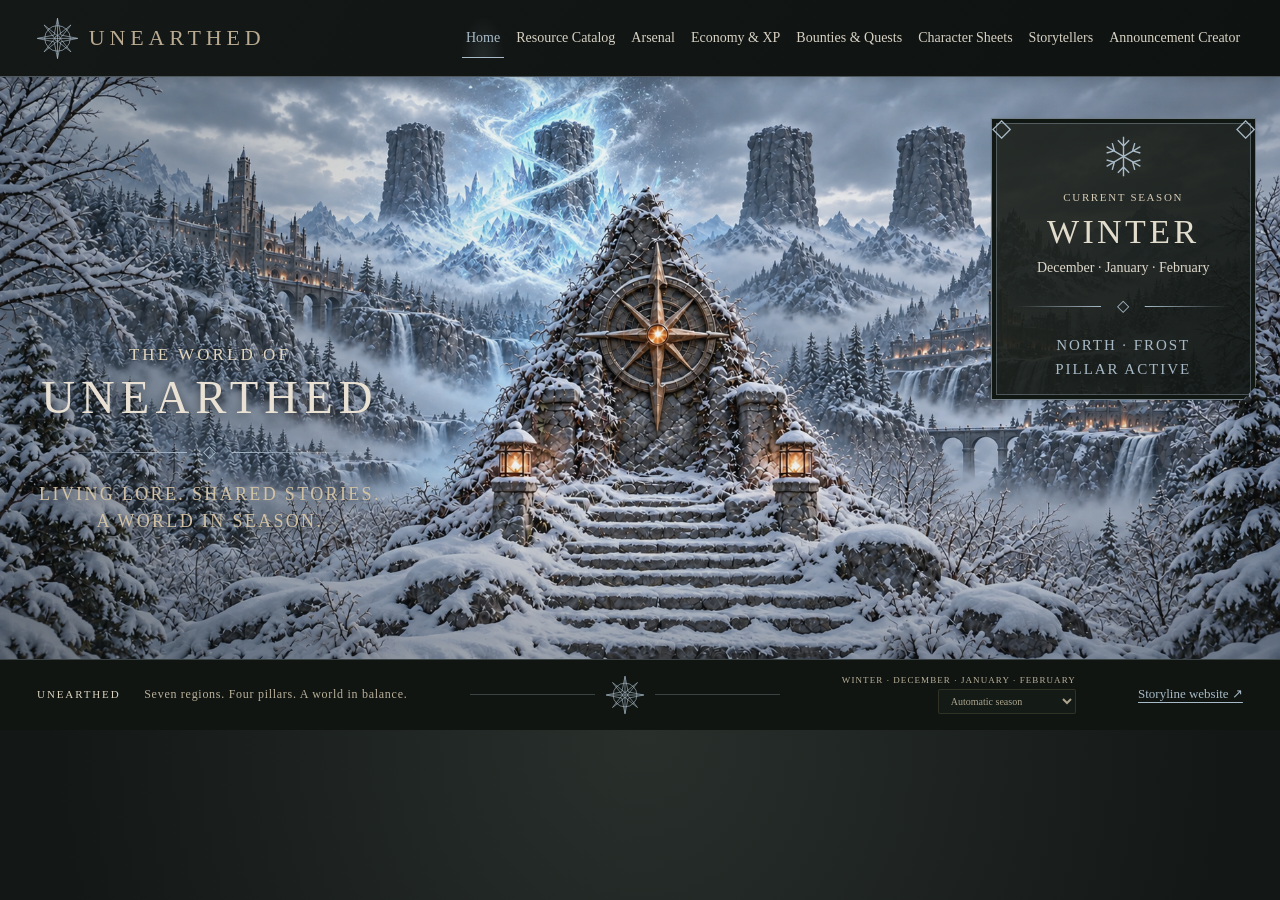
<file: index.html>
<!doctype html>
<html lang="en">
<head>
<meta charset="utf-8"><meta name="viewport" content="width=device-width,initial-scale=1,viewport-fit=cover">
<meta name="description" content="Explore Unearthed’s regional resources, wildlife, gemstones, and crafting materials.">
<title>Unearthed · The World Awaits</title>
<link rel="stylesheet" href="style.css"><link rel="stylesheet" href="reference.css?v=painted-34"><link rel="stylesheet" href="characters.css?v=storyteller-list-6">
<script src="season.js?v=painted-34" defer></script><script src="site-config.js" defer></script><script src="dashboard.js?v=announcements-19" defer></script><script src="catalog.js" defer></script><script src="resource-art.js" defer></script><script src="app.js?v=tables-17" defer></script><script src="economy-data.js?v=completion-22" defer></script><script src="ledger-art.js?v=17" defer></script><script src="poster-renderer.js?v=20" defer></script><script src="announcements.js?v=posters-21" defer></script><script src="economy.js?v=popup-25" defer></script><script src="character-model.js?v=name-links-29" defer></script><script src="characters.js?v=updater-column-34" defer></script>
<link rel="stylesheet" href="mobile.css?v=clear-art-15"><script src="mobile.js?v=mobile-1" defer></script></head>
<body>
<a class="skip" href="#catalog">Skip to resources</a>
<header class="topbar"><a class="wordmark" href="#home"><svg viewBox="0 0 64 64" fill="none" stroke="currentColor" stroke-width="1" aria-hidden="true"><circle cx="32" cy="32" r="19"/><circle cx="32" cy="32" r="4"/><path d="M32 2 37 27 62 32 37 37 32 62 27 37 2 32 27 27Z"/><path d="m12 12 20 16 20-16-16 20 16 20-20-16-20 16 16-20Z"/><path d="M32 2v60M2 32h60"/></svg><span>UNEARTHED</span></a><button id="mobile-menu-toggle" class="mobile-menu-toggle" type="button" aria-controls="site-navigation" aria-expanded="false">Menu ☰</button><nav id="site-navigation" aria-label="Main"><a href="#home" class="nav-home">Home</a><a href="#catalog">Resource Catalog</a><a href="arsenal.html">Arsenal</a><a class="nav-economy" href="#economy">Economy &amp; XP</a><span class="nav-divider" aria-hidden="true">◇</span><a href="#board">Bounties &amp; Quests</a><a href="#sheets">Character Sheets</a><a href="storyteller.html">Storytellers</a><a href="#announcements">Announcement Creator</a></nav></header>
<section class="world-hero" id="home" aria-labelledby="title"><div class="landscape" role="img" aria-label="Castles and waterfalls in a misty autumn valley surround an ancient compass monument. Only the selected season’s pillar glows."><img src="hero-autumn-magic.png" class="landscape-base" alt=""><div class="landscape-vignette"></div></div>
<div class="world-title"><p class="eyebrow">The world of</p><h1 id="title">Unearthed</h1><div class="rule" aria-hidden="true">◇</div><p class="subtitle">Living lore. Shared stories.<br>A world in season.</p></div>
<aside class="season-plaque" aria-label="Current season"><span class="season-emblem" id="season-emblem" aria-hidden="true">❧</span><p class="eyebrow" id="season-mode">Current season</p><h2 id="season-name">Autumn</h2><p id="season-months">September · October · November</p><div class="rule" aria-hidden="true">◇</div><p id="season-status" role="status" aria-live="polite">West pillar<br>active</p><span id="season-date" class="sr-only"></span></aside><p id="season-invitation" class="sr-only"></p></section>

<footer class="world-footer"><p><span>UNEARTHED</span> Seven regions. Four pillars. A world in balance.</p><div class="footer-compass" aria-hidden="true"><svg viewBox="0 0 64 64" fill="none" stroke="currentColor" stroke-width="1" aria-hidden="true"><circle cx="32" cy="32" r="19"/><circle cx="32" cy="32" r="4"/><path d="M32 2 37 27 62 32 37 37 32 62 27 37 2 32 27 27Z"/><path d="m12 12 20 16 20-16-16 20 16 20-20-16-20 16 16-20Z"/><path d="M32 2v60M2 32h60"/></svg></div><label class="season-selector"><span id="season-footer">Autumn · September · October · November</span><span class="sr-only">Explore the seasons</span><select id="season-select" aria-label="Explore the seasons"><option value="auto">Automatic season</option><option value="autumn">Preview Autumn · West</option><option value="winter">Preview Winter · North</option><option value="spring">Preview Spring · East</option><option value="summer">Preview Summer · South</option></select></label><a class="storyline-link" href="https://unearthedrpg.wixsite.com/site-index" target="_blank" rel="noopener">Storyline website ↗</a></footer>
<section id="economy" class="economy-section ledger-page" aria-labelledby="title" hidden><p class="eyebrow">Fortune & progression</p><div id="economy-tabs" class="ledger-tabs" aria-label="Economy &amp; XP spreadsheet sections"></div><p class="economy-intro">Explore coin values, market prices, experience rewards, and character progression.</p><section class="tools economy-filter-tools" aria-label="Economy &amp; XP filters"><label class="search-label">Search this page<input type="search" id="economy-search" placeholder="Search entries, descriptions, or rewards…"></label><label>Entry type<select id="economy-type"><option value="">All entry types</option><option value="EARN">Earned</option><option value="SPEND">Spent</option><option value="RULE">Rules</option><option value="CONVERSION">Conversions</option></select></label></section><div class="live-bar"><p id="economy-sync" role="status">Showing the saved spreadsheet snapshot.</p><button id="economy-refresh" class="quiet">Refresh from sheet ↻</button></div><div class="ledger-results-heading"><div><h2 id="economy-list-title"></h2><p id="economy-count" role="status" aria-live="polite"></p></div><a id="economy-source" target="_blank" rel="noopener noreferrer">Open source tab ↗</a></div><div id="economy-results" class="resource-grid"></div><p id="economy-empty" class="empty" hidden>No entries match your search.</p></section>
<section id="board" class="economy-section ledger-page" aria-labelledby="title" hidden><p class="eyebrow">The adventure board</p><div id="board-tabs" class="ledger-tabs" aria-label="Bounties, Assassinations &amp; Quests spreadsheet sections"></div><p class="economy-intro">Browse posted fictional contracts, quests, tasks, and the completed-events log.</p><section class="tools" aria-label="Bounties, Assassinations &amp; Quests filters"><label class="search-label">Search this page<input type="search" id="board-search" placeholder="Search entries, descriptions, or rewards…"></label></section><div class="live-bar"><p id="board-sync" role="status">Showing the saved spreadsheet snapshot.</p><button id="board-refresh" class="quiet">Refresh from sheet ↻</button></div><div class="ledger-results-heading"><div><h2 id="board-list-title"></h2><p id="board-count" role="status" aria-live="polite"></p></div><a id="board-source" target="_blank" rel="noopener noreferrer">Open source tab ↗</a></div><div id="board-results" class="resource-grid"></div><p id="board-empty" class="empty" hidden>No entries match your search.</p></section>
<section id="characters" class="character-page" hidden aria-labelledby="title"><p class="eyebrow">The people of Unearthed</p><p id="character-list-description" class="page-description">Explore the approved, read-only character sheets of Unearthed.</p><div class="character-toolbar"><label class="character-search">Find a character<input id="character-search" type="search" placeholder="Search character or player name…"></label><button id="add-character" class="button" type="button">Add New Character Sheet +</button><button id="refresh-registry" class="quiet" type="button">Refresh list ↻</button></div><p id="registry-status" class="character-status" role="status" aria-live="polite"></p><div id="character-list" class="character-roster"></div><p class="mobile-table-hint">Swipe across the character list to see every column.</p><div id="character-registry-table" class="table-scroll" hidden><table><caption class="sr-only">Approved character sheet registry</caption><thead><tr><th>Character name</th><th>Player name</th><th>Adjusted XP</th><th>Adjusted coin</th><th>Updated by</th><th>View character sheet</th></tr></thead><tbody id="character-registry-rows"></tbody></table></div><p class="character-note">Character information is read from the player’s Google Sheet. Only approved moderators can register a sheet.</p></section>
<section id="announcements" class="character-page announcement-page" aria-labelledby="title" hidden>
<p class="page-description">Collect postings from Bounties &amp; Quests and turn them into illustrated notice-board posters for Discord.</p>
<p class="character-note">Drafts are saved only in this browser. Copying an image does not post to Discord.</p>
<div class="announcement-settings"><label>Announcement title<input id="announcement-title" maxlength="160" value="Unearthed · Open Opportunities"></label><label>Introduction<textarea id="announcement-intro" rows="3" maxlength="2000" placeholder="Add a greeting or instructions for players…"></textarea></label><label>Closing message<textarea id="announcement-closing" rows="2" maxlength="2000" placeholder="Tell players how to join or contact staff…"></textarea></label></div>
<div class="announcement-actions"><a class="button" href="#board">Browse postings +</a><button class="quiet" id="announcement-clear" type="button">Clear postings</button></div>
<p id="announcement-status" role="status" aria-live="polite"></p><h2>Discord-ready posters</h2><p class="character-note">Each selected posting becomes an image. Copy the image and paste it into Discord, or download the PNG and attach it. Long postings continue on additional images.</p><div id="announcement-preview"></div>
</section>
<section id="character-profile" class="character-page character-profile" hidden aria-labelledby="character-profile-title"><p class="eyebrow">The chronicle of a character</p><div class="profile-heading"><div><h1 id="character-profile-title">Character Sheet</h1><p id="character-profile-subtitle" class="page-description">A read-only record from Google Sheets.</p></div><span class="read-only-badge">Read only</span></div><div class="profile-actions"><a href="#sheets">← All characters</a><button id="refresh-character" class="quiet" type="button">Refresh character ↻</button><button id="copy-character-link" class="quiet" type="button">Copy player link</button><a id="character-source-link" target="_blank" rel="noopener noreferrer">Open Google Sheet ↗</a></div><label id="character-share-fallback" hidden>Copy this player link<input id="character-share-url" readonly></label><p id="character-profile-status" class="character-status" role="status" aria-live="polite"></p><div id="character-profile-content"></div></section>
<dialog id="add-character-dialog" class="character-add-dialog" aria-labelledby="add-character-title"><form id="add-character-form"><p class="eyebrow">Moderator registration</p><h2 id="add-character-title">Add New Character Sheet</h2><p>Paste the character’s Google Sheets link. Share the copy as <strong>Anyone with the link · Viewer</strong> first.</p><label>Character Google Sheets link<input id="new-character-url" type="url" required placeholder="https://docs.google.com/spreadsheets/d/…/edit"></label><label>Updated By<input id="new-character-updater" type="text" required maxlength="100" placeholder="Staff member who worked on this sheet"></label><p class="character-note">Continue to Google sign-in to preview the import and add it to the master registry. No character data is saved from this public form.</p><p id="add-character-error" role="alert"></p><div class="profile-actions"><button id="cancel-add-character" class="quiet" type="button">Cancel</button><button id="continue-character-registration" class="button" type="submit">Continue with Google →</button></div></form></dialog>
<main id="catalog">
<div class="catalog-heading"><div><p class="eyebrow">The explorer’s archive</p><p class="page-description">Explore materials, wildlife, gemstones, and crafting resources across the seven regions of Unearthed.</p></div><p id="summary">Loading the field guide…</p></div>
<section class="tools" aria-label="Catalog filters"><label class="search-label">Search the compendium<input id="search" type="search" placeholder="Search resources, descriptions, or uses…"></label><div class="filter-row"><label>Region<select id="region"><option value="">All regions</option></select></label><label>Resource type<select id="category"><option value="">All resource types</option></select></label><label>Tier<select id="tier"><option value="">All tiers</option></select></label><label>Order by<select id="sort"><option value="name">Name A–Z</option><option value="tier">Tier: low to high</option><option value="region">Region A–Z</option></select></label><button id="clear" class="quiet">Clear filters</button></div></section>
<div class="live-bar"><p id="sync-status" role="status">Showing the saved catalog · Connecting to Google Sheets…</p><button id="refresh" class="quiet">Refresh from sheet ↻</button></div>
<div id="region-notes" class="region-notes" hidden></div>
<div class="results-heading"><p id="result-count" role="status" aria-live="polite"></p><span>WOOD · MINERALS · GEMSTONES · GATHER · ANIMALS</span></div>
<div id="results" class="resource-grid"></div><div id="empty" class="empty" hidden><span aria-hidden="true">✧</span><h3>No discoveries found.</h3><p>Try another search or clear your filters.</p></div><button id="more" class="button more" hidden>Show more resources</button>
<section class="source-panel"><span class="source-compass" aria-hidden="true">✧</span><div><p class="eyebrow">A living field guide</p><h2>One world. One source.</h2><p>This guide reads the seven regional tabs in the master Google Sheet. When the public connection is available, it checks for changes every two minutes while you browse. Google may take a few minutes to serve edits.</p><a href="https://docs.google.com/spreadsheets/d/1hNBIAvWeZFCh6agAXn4q4OVfjjJpEoTClhNyCWMrdN8/edit" target="_blank" rel="noopener">Consult the master catalog ↗</a></div></section>
<noscript><p>Enable JavaScript to search the catalog, or <a href="https://docs.google.com/spreadsheets/d/1hNBIAvWeZFCh6agAXn4q4OVfjjJpEoTClhNyCWMrdN8/edit">open the original Google Sheet</a>.</p></noscript>
</main>
</body></html>
</file>
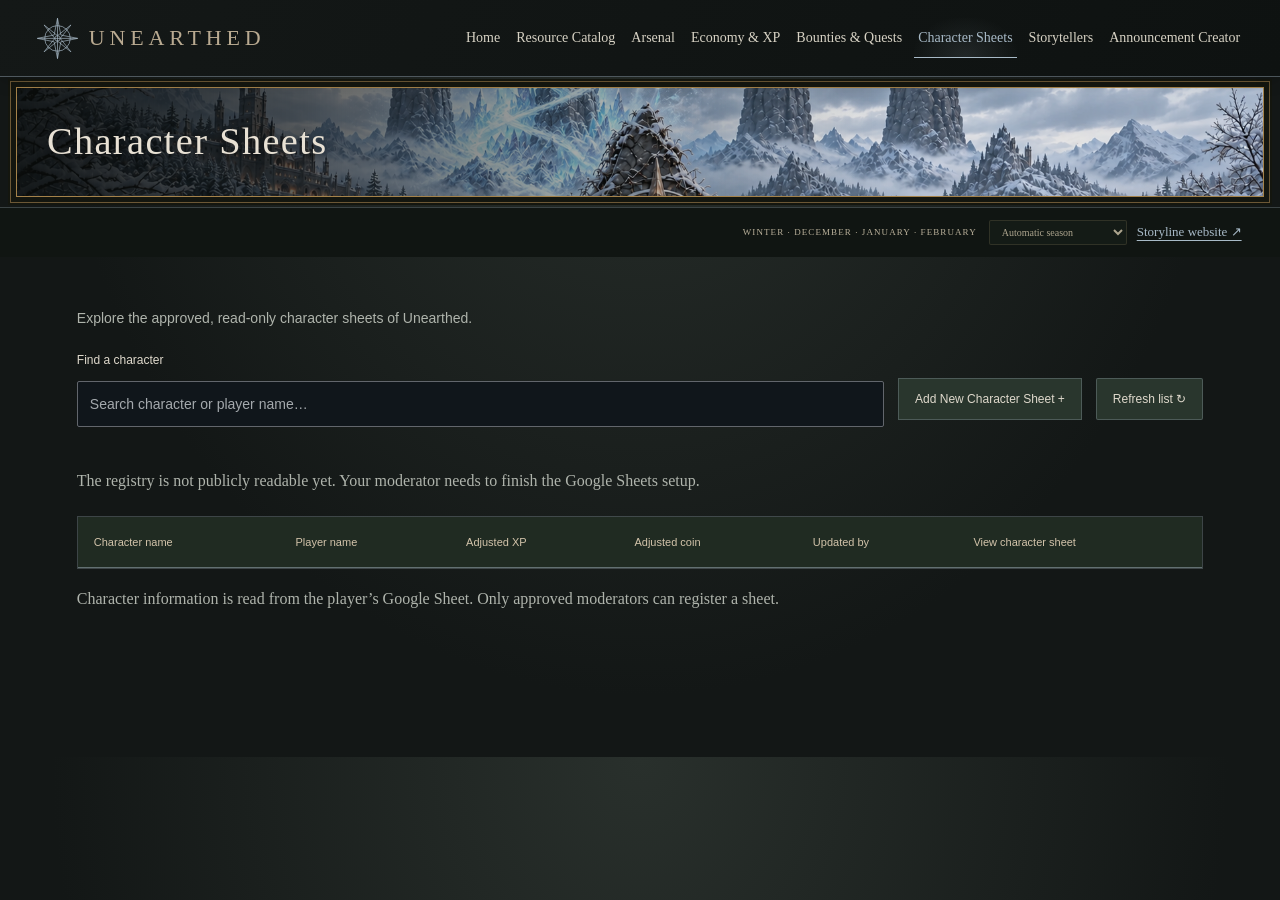
<file: staff/index.html>
<!doctype html><html lang="en"><head><meta charset="utf-8"><meta name="viewport" content="width=device-width,initial-scale=1"><title>Unearthed characters</title><script src="legacy.js" defer></script></head><body><a href="../#sheets">Open character pages</a></body></html>
</file>
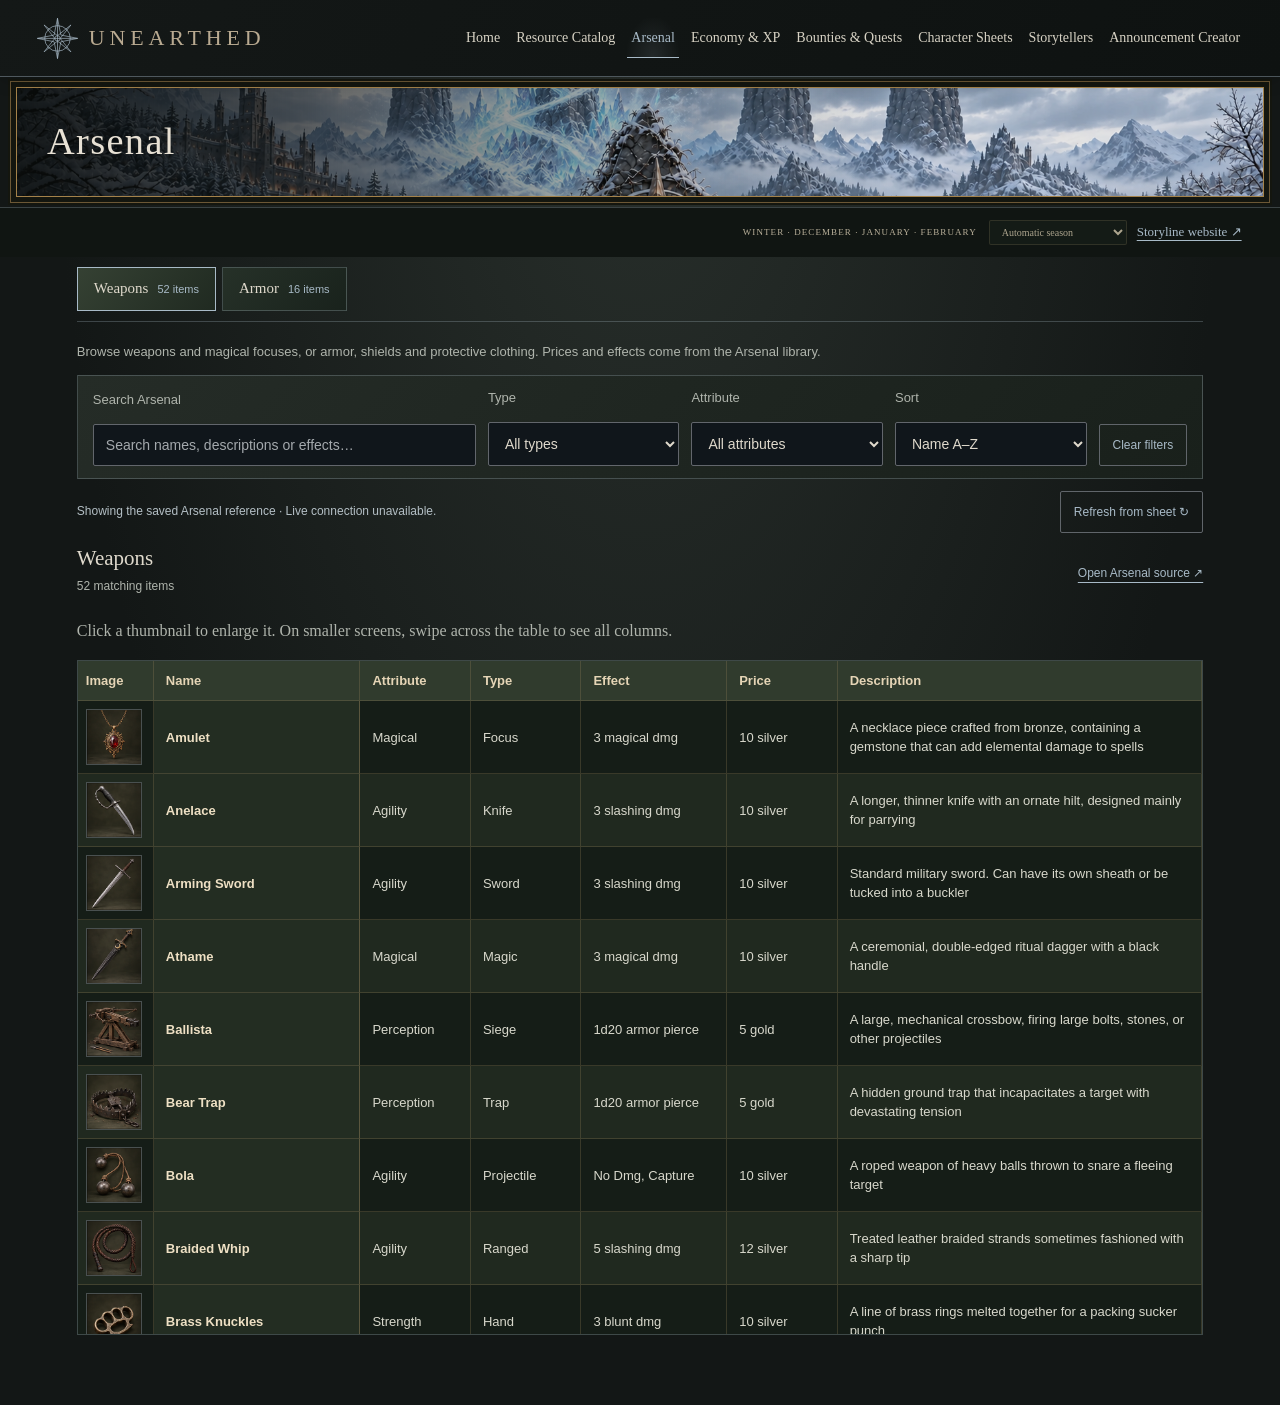
<file: arsenal.html>
<!doctype html>
<html lang="en" class="section-page">
<head>
<meta charset="utf-8"><meta name="viewport" content="width=device-width,initial-scale=1,viewport-fit=cover">
<meta name="description" content="Browse Unearthed weapons, shields and armor, with prices and effects from the Arsenal library.">
<title>Unearthed · Arsenal</title>
<link rel="stylesheet" href="style.css"><link rel="stylesheet" href="reference.css?v=painted-34"><link rel="stylesheet" href="characters.css?v=storyteller-list-6">

<link rel="stylesheet" href="mobile.css?v=clear-art-15"><script src="season.js?v=painted-34" defer></script><script src="mobile.js?v=mobile-1" defer></script><script src="arsenal-data.js?v=23" defer></script><script src="arsenal.js?v=24" defer></script></head>
<body>
<a class="skip" href="#arsenal">Skip to Arsenal</a>
<header class="topbar"><a class="wordmark" href="index.html#home"><svg viewBox="0 0 64 64" fill="none" stroke="currentColor" stroke-width="1" aria-hidden="true"><circle cx="32" cy="32" r="19"/><circle cx="32" cy="32" r="4"/><path d="M32 2 37 27 62 32 37 37 32 62 27 37 2 32 27 27Z"/><path d="m12 12 20 16 20-16-16 20 16 20-20-16-20 16 16-20Z"/><path d="M32 2v60M2 32h60"/></svg><span>UNEARTHED</span></a><button id="mobile-menu-toggle" class="mobile-menu-toggle" type="button" aria-controls="site-navigation" aria-expanded="false">Menu ☰</button><nav id="site-navigation" aria-label="Main"><a href="index.html#home" class="nav-home">Home</a><a href="index.html#catalog">Resource Catalog</a><a href="arsenal.html" class="current" aria-current="page">Arsenal</a><a class="nav-economy" href="index.html#economy">Economy &amp; XP</a><span class="nav-divider" aria-hidden="true">◇</span><a href="index.html#board">Bounties &amp; Quests</a><a href="index.html#sheets">Character Sheets</a><a href="storyteller.html">Storytellers</a><a href="index.html#announcements">Announcement Creator</a></nav></header>
<section class="world-hero" id="home" aria-labelledby="title"><div class="landscape" role="img" aria-label="Castles and waterfalls in a misty autumn valley surround an ancient compass monument. Only the selected season’s pillar glows."><img src="hero-autumn-magic.png" class="landscape-base" alt=""><div class="landscape-vignette"></div></div>
<div class="world-title"><p class="eyebrow">The world of</p><h1 id="title">Arsenal</h1><div class="rule" aria-hidden="true">◇</div><p class="subtitle">Living lore. Shared stories.<br>A world in season.</p></div>
<aside class="season-plaque" aria-label="Current season"><span class="season-emblem" id="season-emblem" aria-hidden="true">❧</span><p class="eyebrow" id="season-mode">Current season</p><h2 id="season-name">Autumn</h2><p id="season-months">September · October · November</p><div class="rule" aria-hidden="true">◇</div><p id="season-status" role="status" aria-live="polite">West pillar<br>active</p><span id="season-date" class="sr-only"></span></aside><p id="season-invitation" class="sr-only"></p></section>

<footer class="world-footer"><p><span>UNEARTHED</span> Seven regions. Four pillars. A world in balance.</p><div class="footer-compass" aria-hidden="true"><svg viewBox="0 0 64 64" fill="none" stroke="currentColor" stroke-width="1" aria-hidden="true"><circle cx="32" cy="32" r="19"/><circle cx="32" cy="32" r="4"/><path d="M32 2 37 27 62 32 37 37 32 62 27 37 2 32 27 27Z"/><path d="m12 12 20 16 20-16-16 20 16 20-20-16-20 16 16-20Z"/><path d="M32 2v60M2 32h60"/></svg></div><label class="season-selector"><span id="season-footer">Autumn · September · October · November</span><span class="sr-only">Explore the seasons</span><select id="season-select" aria-label="Explore the seasons"><option value="auto">Automatic season</option><option value="autumn">Preview Autumn · West</option><option value="winter">Preview Winter · North</option><option value="spring">Preview Spring · East</option><option value="summer">Preview Summer · South</option></select></label><a class="storyline-link" href="https://unearthedrpg.wixsite.com/site-index" target="_blank" rel="noopener">Storyline website ↗</a></footer>
<main id="arsenal" class="economy-section ledger-page" aria-labelledby="title"><nav class="ledger-tabs" id="arsenal-tabs" aria-label="Arsenal sections"></nav><p class="economy-intro">Browse weapons and magical focuses, or armor, shields and protective clothing. Prices and effects come from the Arsenal library.</p><section class="tools" aria-label="Arsenal filters"><div class="arsenal-filters"><label>Search Arsenal<input type="search" id="arsenal-search" placeholder="Search names, descriptions or effects…"></label><label>Type<select aria-label="Type" id="arsenal-type"><option value="">All types</option></select></label><label>Attribute<select aria-label="Attribute" id="arsenal-attribute"><option value="">All attributes</option></select></label><label>Sort<select aria-label="Sort" id="arsenal-sort"><option value="name">Name A–Z</option><option value="type">Type</option><option value="attribute">Attribute</option></select></label><button class="quiet" type="button" id="arsenal-clear">Clear filters</button></div></section><div class="live-bar"><p id="arsenal-status" role="status">Loading Arsenal…</p><button id="arsenal-refresh" class="quiet" type="button">Refresh from sheet ↻</button></div><div class="ledger-results-heading"><div><h2 id="arsenal-section-title">Weapons</h2><p id="arsenal-count" role="status" aria-live="polite"></p></div><a href="https://docs.google.com/spreadsheets/d/19GeWtJaxDaakvzlWtW3egwTT1Ch5HRbXUt-9mnX-Zwk/edit#gid=942521608" target="_blank" rel="noopener">Open Arsenal source ↗</a></div><p class="character-note">Click a thumbnail to enlarge it. On smaller screens, swipe across the table to see all columns.</p><div id="arsenal-results" class="spreadsheet-scroll" tabindex="0" aria-label="Arsenal table; scroll horizontally for all columns"></div><p id="arsenal-empty" class="empty" hidden>No items match your filters.</p></main></body></html>
</file>
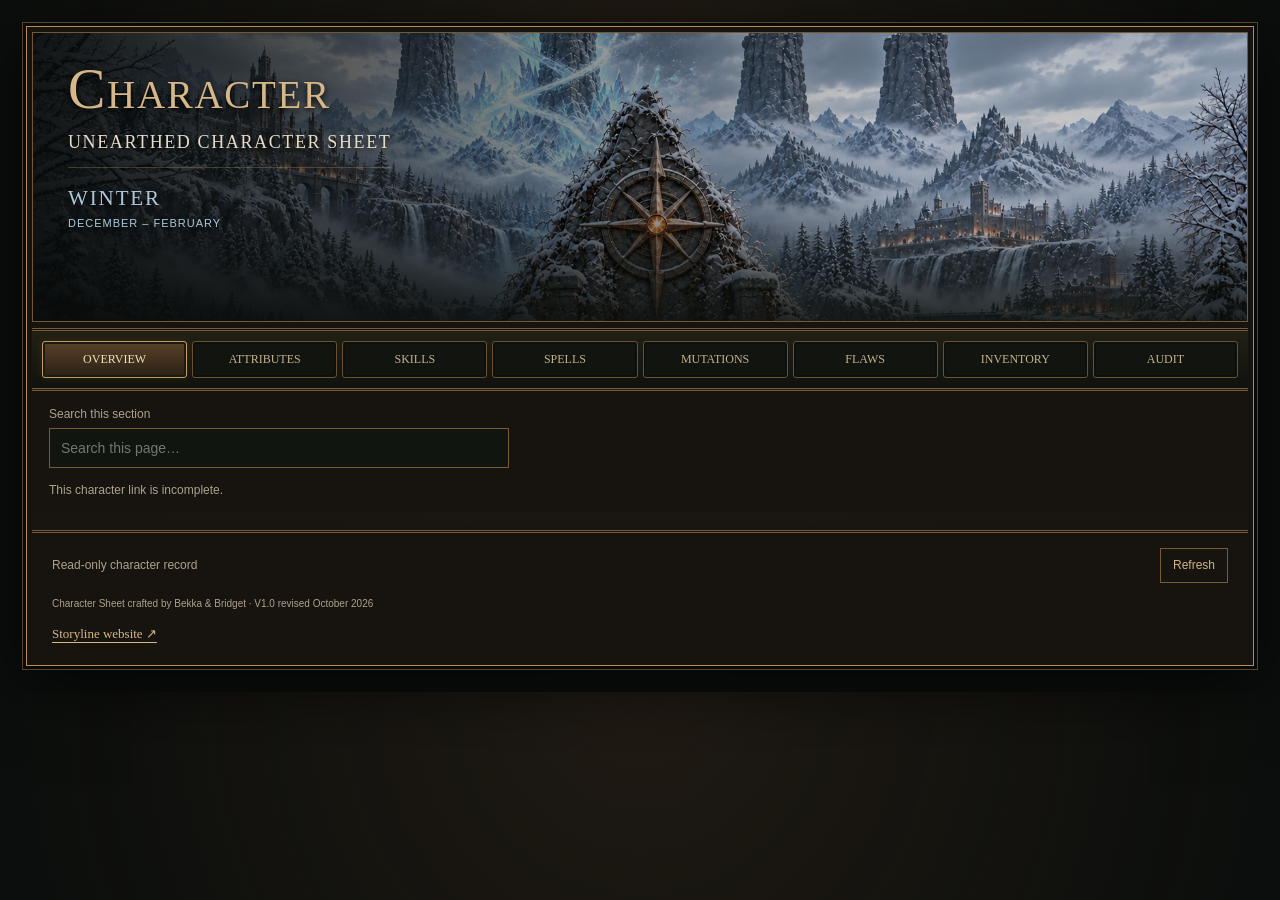
<file: character.html>
<!doctype html>
<html lang="en" data-season="autumn"><head><meta charset="utf-8"><meta name="viewport" content="width=device-width,initial-scale=1,viewport-fit=cover"><title>Unearthed · Character Sheet</title><meta name="description" content="A read-only Unearthed character sheet."><link rel="stylesheet" href="character-sheet.css?v=painted-34"><script src="site-config.js" defer></script><script src="character-model.js?v=name-links-29" defer></script><script src="character-sheet.js?v=painted-34" defer></script><link rel="stylesheet" href="mobile.css?v=clear-art-15"><link rel="stylesheet" href="character-layout.css?v=attributes-row-30"></head>
<body class="character-sheet-page"><main class="sheet-frame"><header class="sheet-banner"><img id="sheet-landscape" src="hero-autumn-magic.png" alt="Misty highlands and the four ancient pillars"><div class="banner-shade"></div><div class="banner-title"><h1 id="sheet-character-title">Character</h1><p class="sheet-banner-subtitle">Unearthed Character Sheet</p><span id="sheet-season">Autumn</span><small id="sheet-months">September – November</small><p id="header-player" class="header-player"></p><div id="header-character-details" class="header-character-details"></div></div></header>
<nav class="sheet-tabs" aria-label="Character sheet sections" role="tablist"><button role="tab" id="tab-overview" aria-controls="panel-overview" aria-selected="true" data-view="overview">Overview</button><button role="tab" id="tab-attributes" aria-controls="panel-attributes" aria-selected="false" tabindex="-1" data-view="attributes">Attributes</button><button role="tab" id="tab-skills" aria-controls="panel-skills" aria-selected="false" tabindex="-1" data-view="skills">Skills</button><button role="tab" id="tab-spells" aria-controls="panel-spells" aria-selected="false" tabindex="-1" data-view="spells">Spells</button><button role="tab" id="tab-mutations" aria-controls="panel-mutations" aria-selected="false" tabindex="-1" data-view="mutations">Mutations</button><button role="tab" id="tab-flaws" aria-controls="panel-flaws" aria-selected="false" tabindex="-1" data-view="flaws">Flaws</button><button role="tab" id="tab-inventory" aria-controls="panel-inventory" aria-selected="false" tabindex="-1" data-view="inventory">Inventory</button><button role="tab" id="tab-audit" aria-controls="panel-audit" aria-selected="false" tabindex="-1" data-view="audit">Audit</button></nav>
<div class="sheet-tools"><label>Search this section<input id="sheet-search" type="search" placeholder="Search this page…"></label></div><p id="sheet-search-status" class="sheet-status" aria-live="polite"></p><p id="sheet-status" class="sheet-status" role="status" aria-live="polite">Opening character sheet…</p><div class="sheet-body" id="sheet-content"></div><footer class="sheet-footer"><span>Read-only character record</span><div><button id="sheet-refresh" type="button">Refresh</button></div><small>Character Sheet crafted by Bekka &amp; Bridget · V1.0 revised October 2026</small><a class="storyline-link" href="https://unearthedrpg.wixsite.com/site-index" target="_blank" rel="noopener">Storyline website ↗</a></footer></main></body></html>
</file>
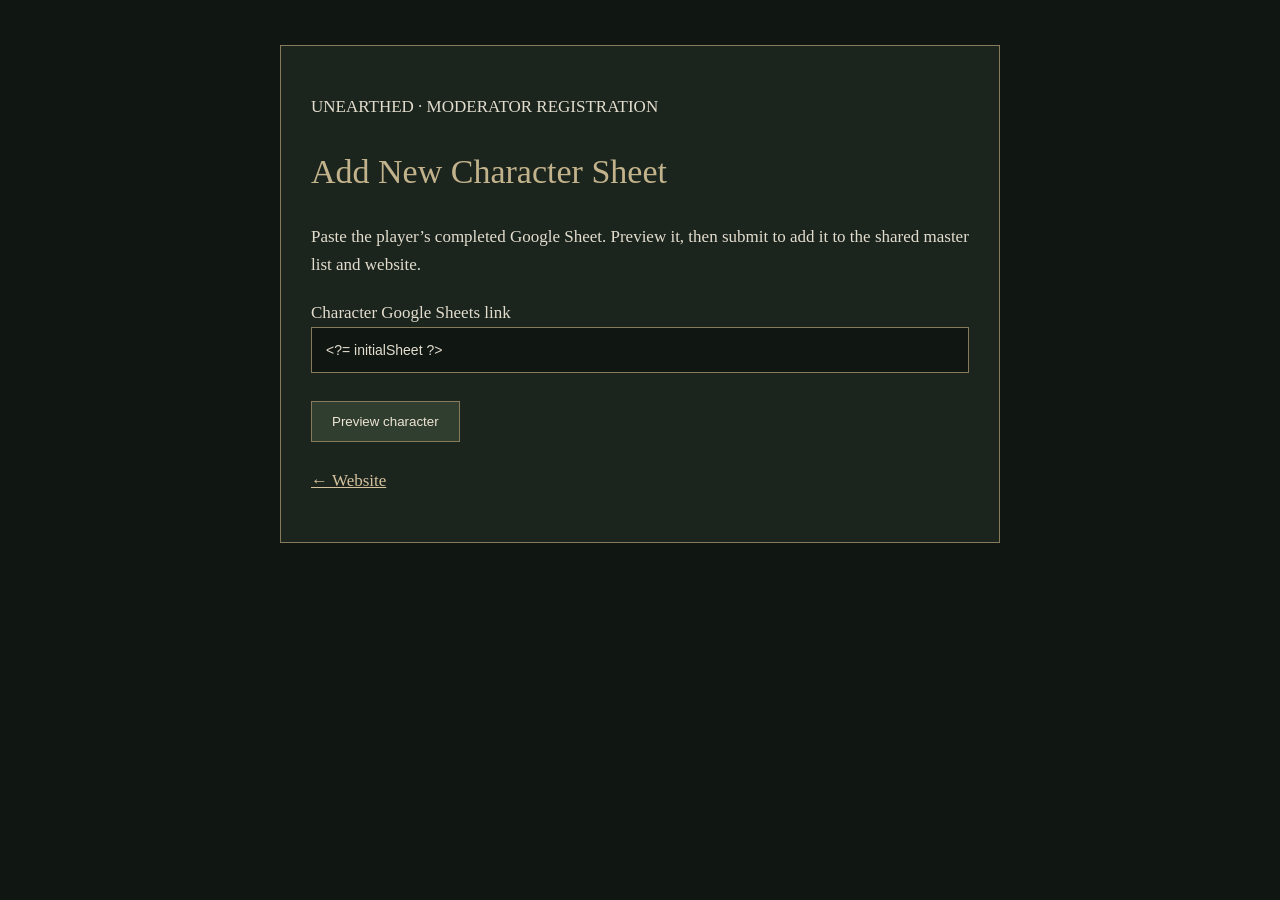
<file: Portal.html>
<!doctype html>
<html><head><base target="_top"><meta name="viewport" content="width=device-width,initial-scale=1"><style>
*{box-sizing:border-box}body{margin:0;background:#101713;color:#e3ddce;font:17px/1.65 Georgia,serif}main{max-width:720px;margin:45px auto;padding:30px;border:1px solid #887b5b;background:#1b251e}h1{font-weight:400;color:#c3b38c}label{display:block;margin:20px 0}input[type=url],input[readonly]{width:100%;padding:14px;background:#101713;color:#e3ddce;border:1px solid #887b5b;font:14px Arial}button,a.action{display:inline-block;padding:12px 20px;background:#303e30;color:#eee5d4;border:1px solid #887b5b;cursor:pointer;margin:8px 8px 8px 0}button:disabled{opacity:.5;cursor:wait}a{color:#d5c29c}#status{white-space:pre-wrap}dl{display:grid;grid-template-columns:1fr 2fr;gap:10px}dd{margin:0;overflow-wrap:anywhere}[hidden]{display:none!important}@media(max-width:600px){main{margin:12px;padding:20px}}
</style></head><body><main><p>UNEARTHED · MODERATOR REGISTRATION</p><h1>Add New Character Sheet</h1><p>Paste the player’s completed Google Sheet. Preview it, then submit to add it to the shared master list and website.</p>
<form id="form"><label>Character Google Sheets link<input id="sheet" type="url" required value="<?= initialSheet ?>"></label><button id="preview" type="submit">Preview character</button></form>
<p id="status" role="status" aria-live="polite"></p><section id="preview-panel" hidden><h2>Check the character</h2><dl id="details"></dl><label><input id="viewer" type="checkbox"> I set this character sheet to “Anyone with the link · Viewer”. Everyone with its link can read the sheet’s contents.</label><button id="submit" type="button">Submit character</button></section>
<section id="success" hidden><h2 id="success-title"></h2><p>The character is saved to the Google Sheets master list. The website reads that list; Google may take a few minutes to serve the new row.</p><label>Player’s website link<input id="player-link" readonly></label><button id="copy" type="button">Copy player link</button><a id="open" class="action" target="_blank" rel="noopener">View character</a><p><a id="source" target="_blank" rel="noopener">Open original Google Sheet ↗</a></p><a class="action" href="https://defiantbyblood.github.io/unearthed-catalog/#sheets">Return to Character Sheets</a></section>
<p><a href="https://defiantbyblood.github.io/unearthed-catalog/#sheets">← Website</a></p></main><script>
const get=id=>document.getElementById(id);let inspectedUrl='';
function busy(value){get('preview').disabled=value;get('submit').disabled=value}
function failure(error){busy(false);get('status').textContent=error.message||String(error)}
get('sheet').addEventListener('input',()=>{inspectedUrl='';get('preview-panel').hidden=true;get('success').hidden=true});
get('form').addEventListener('submit',event=>{event.preventDefault();const url=get('sheet').value.trim();busy(true);get('preview-panel').hidden=true;get('success').hidden=true;get('status').textContent='Reading the character’s Google Sheet…';google.script.run.withFailureHandler(failure).withSuccessHandler(record=>{busy(false);inspectedUrl=url;get('details').replaceChildren();for(const [label,value]of [['Character',record.character],['Player',record.player],['Adjusted XP',record.xp],['Adjusted coin',record.coin]]){const dt=document.createElement('dt'),dd=document.createElement('dd');dt.textContent=label;dd.textContent=value;get('details').append(dt,dd)}get('viewer').checked=false;get('preview-panel').hidden=false;get('status').textContent='Check these details before submitting.'}).inspectCharacter(url)});
get('submit').addEventListener('click',()=>{if(!inspectedUrl||inspectedUrl!==get('sheet').value.trim()){get('status').textContent='Preview this character first.';return}if(!get('viewer').checked){get('status').textContent='Confirm the Google Sheet’s Viewer sharing setting first.';return}busy(true);get('status').textContent='Saving to the shared master list…';google.script.run.withFailureHandler(failure).withSuccessHandler(record=>{busy(false);get('preview-panel').hidden=true;get('success').hidden=false;get('success-title').textContent=record.character+(record.updated?' updated':' added');get('player-link').value=record.playerUrl;get('open').href=record.playerUrl;get('source').href=record.sheetUrl;get('status').textContent='Saved successfully.'}).registerCharacter(inspectedUrl,true)});
get('copy').addEventListener('click',async()=>{try{await navigator.clipboard.writeText(get('player-link').value);get('status').textContent='Player link copied.'}catch{get('player-link').focus();get('player-link').select();get('status').textContent='Copy the selected player link.'}});
</script></body></html>
</file>
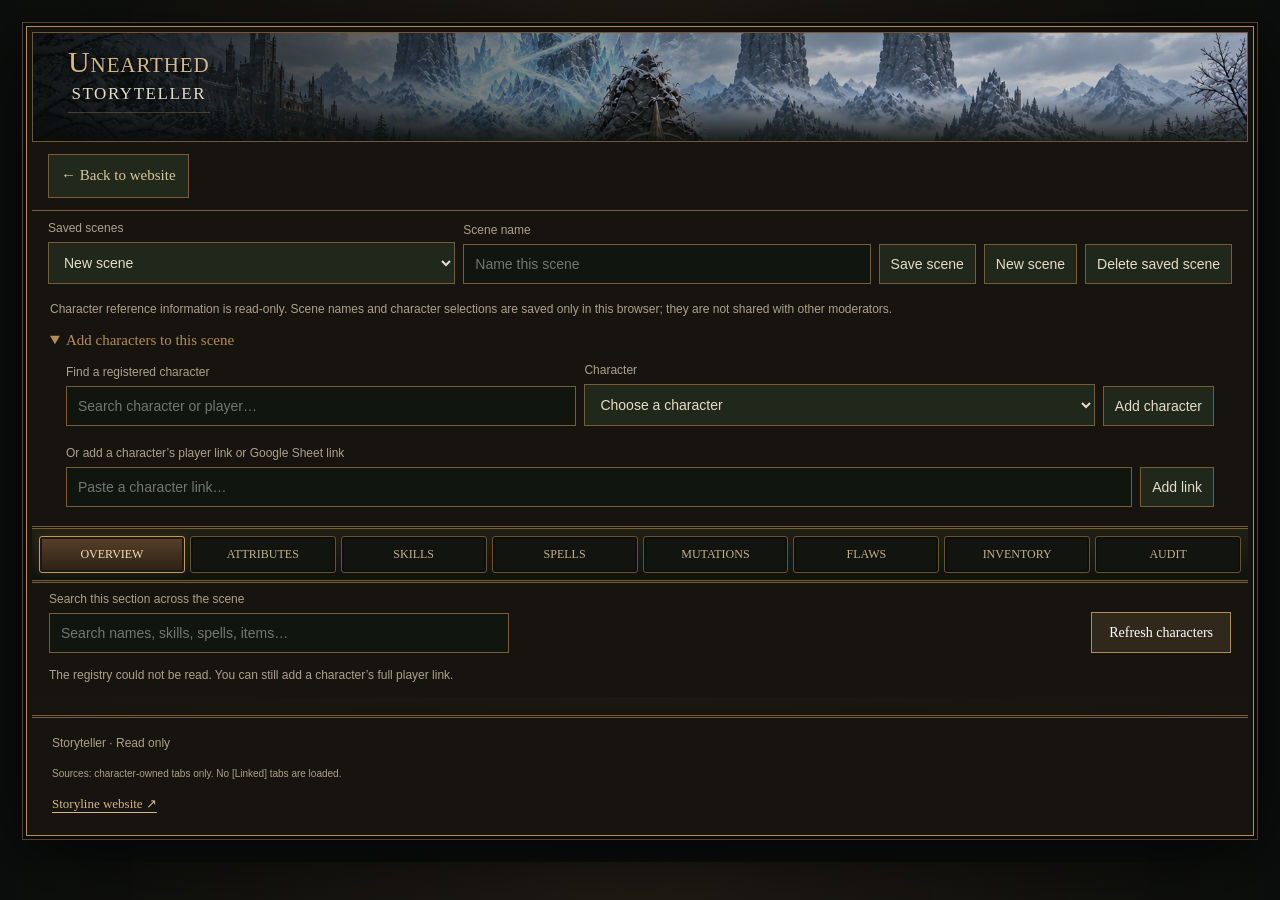
<file: storyteller.html>
<!doctype html><html lang="en"><head><meta charset="utf-8"><meta name="viewport" content="width=device-width,initial-scale=1,viewport-fit=cover"><title>Unearthed · Storyteller</title><link rel="stylesheet" href="character-sheet.css?v=painted-34"><script src="site-config.js" defer></script><script src="character-model.js?v=events-11" defer></script><script src="storyteller.js?v=painted-34" defer></script><link rel="stylesheet" href="mobile.css?v=announcements-19"></head><body class="storyteller-workspace"><main class="sheet-frame"><header class="sheet-banner"><img id="scene-landscape" src="hero-autumn-magic.png" alt="The misty highlands of Unearthed"><div class="banner-shade"></div><div class="banner-title"><p>Unearthed</p><h1>Storyteller</h1><span>The scene ledger</span><small>Many characters. One shared story.</small></div></header>
<nav class="scene-back-nav" aria-label="Website"><a href="index.html#sheets">← Back to website</a></nav><div class="scene-toolbar"><label>Saved scenes<select id="scene-select" class="scene-input"><option value="">New scene</option></select></label><label>Scene name<input id="scene-name" class="scene-input" placeholder="Name this scene" maxlength="100"></label><button id="save-scene">Save scene</button><button id="new-scene">New scene</button><button id="delete-scene">Delete saved scene</button></div><p class="scene-note">Character reference information is read-only. Scene names and character selections are saved only in this browser; they are not shared with other moderators.</p>
<details class="scene-manager" open><summary>Add characters to this scene</summary><div class="scene-toolbar"><label>Find a registered character<input type="search" id="find-character" class="scene-input" placeholder="Search character or player…"></label><label>Character<select id="scene-roster" class="scene-input"><option value="">Loading character list…</option></select></label><button id="add-scene-character">Add character</button></div><form id="add-scene-link" class="scene-toolbar"><label>Or add a character’s player link or Google Sheet link<input id="scene-link" class="scene-input" type="url" required placeholder="Paste a character link…"></label><button type="submit">Add link</button></form></details>
<nav id="scene-tabs" class="sheet-tabs" aria-label="Scene sections"></nav><div class="sheet-tools"><label>Search this section across the scene<input id="scene-search" type="search" placeholder="Search names, skills, spells, items…"></label><button id="scene-refresh" class="storyteller-button">Refresh characters</button></div><p id="scene-status" class="sheet-status" role="status" aria-live="polite"></p><p class="mobile-table-hint scene-note">Swipe across the table for more stats. Character names stay pinned on the left.</p><div id="scene-content" class="sheet-body scene-grid"></div><footer class="sheet-footer"><span>Storyteller · Read only</span><small>Sources: character-owned tabs only. No [Linked] tabs are loaded.</small><a class="storyline-link" href="https://unearthedrpg.wixsite.com/site-index" target="_blank" rel="noopener">Storyline website ↗</a></footer></main></body></html>
</file>
<file: style.css>
:root{color-scheme:dark;--bg:#101419;--panel:#181e24;--line:#b297603d;--gold:#d1b987;--text:#e8e2d5;--muted:#b1b5b5}*{box-sizing:border-box}html{scroll-behavior:smooth;scroll-padding-top:24px}body{margin:0;background:var(--bg);color:var(--text);font:16px/1.65 Georgia,serif}a{color:var(--gold);text-underline-offset:5px}button,input,select{font:inherit}button,a,input,select{-webkit-tap-highlight-color:transparent}:focus-visible{outline:2px solid #a6c8f1;outline-offset:5px}button{cursor:pointer}button:disabled{cursor:wait;opacity:.65}.skip{position:absolute;top:-100px;left:20px;z-index:10;background:var(--bg);padding:10px}.skip:focus{top:10px}.topbar{display:flex;justify-content:space-between;align-items:center;padding:20px 6%;background:#101419;border-bottom:1px solid var(--line);gap:20px}.wordmark{font-size:17px;letter-spacing:.19em;color:var(--gold);text-decoration:none}.wordmark span{font-size:27px;vertical-align:middle;margin-right:8px}.topbar nav{display:flex;gap:28px;font:13px Arial,sans-serif}.topbar nav a{color:#d0cec6;text-decoration:none}.topbar nav a:hover{color:var(--gold)}.hero{position:relative;min-height:700px;height:82vh;max-height:1000px;display:flex;align-items:flex-end;justify-content:center;isolation:isolate;overflow:hidden;text-align:center}.hero-art{position:absolute;inset:0;width:100%;height:100%;object-fit:cover;object-position:center 42%;z-index:-3}.hero-shade{position:absolute;inset:0;background:linear-gradient(180deg,#10141908 20%,#10141920 40%,#101419b0 64%,#101419 100%);z-index:-2}.hero-copy{padding:270px 20px 68px;text-shadow:0 3px 16px #000;max-width:800px}.eyebrow{font:11px/1.6 Arial,sans-serif;text-transform:uppercase;letter-spacing:.24em;color:var(--gold);margin:0 0 12px}h1{font-weight:400;text-transform:uppercase;letter-spacing:.12em;font-size:clamp(42px,6.5vw,86px);line-height:1.1;margin:0 0 12px;color:#f2e6ce}.rule{display:flex;gap:16px;align-items:center;justify-content:center;color:var(--gold);font-size:9px;margin:14px auto;width:220px}.rule:before,.rule:after{content:"";height:1px;background:linear-gradient(90deg,transparent,var(--gold));flex:1}.rule:after{transform:rotate(180deg)}.subtitle{font-variant:small-caps;font-size:25px;letter-spacing:.07em;margin:0 0 14px}.hero-description{color:#e0ddd5;line-height:1.6;font-size:16px}.button{display:inline-flex;align-items:center;justify-content:center;gap:32px;text-decoration:none;padding:12px 26px;border:1px solid #a88c55;background:linear-gradient(#50432c,#302b24);color:#f2e3c5;font-size:14px;box-shadow:inset 0 0 0 3px #171a1d,0 6px 20px #0003;min-height:46px}.button:hover{background:#5e4d31}.hero-caption{position:absolute;bottom:20px;color:#b5b6b3;font:10px Arial,sans-serif;text-transform:uppercase;letter-spacing:.2em}main{max-width:1380px;padding:54px 6% 70px;margin:auto}.catalog-heading{display:flex;align-items:flex-end;justify-content:space-between;gap:20px;margin-bottom:28px}h2{font-weight:400;font-size:34px;line-height:1.3;margin:0}.catalog-heading>p{font:12px Arial,sans-serif;color:var(--muted);white-space:nowrap;margin-bottom:7px}.tools{background:linear-gradient(135deg,#20252b,#171c22);border:1px solid var(--line);padding:25px}.tools label{display:flex;flex-direction:column;gap:8px;font:12px Arial,sans-serif;color:#cfc8b8}.search-label{width:100%}input,select{min-height:46px;border:1px solid #62666c;background:#10161b;color:var(--text);border-radius:2px;padding:10px 12px;width:100%;font:14px Arial,sans-serif}input::placeholder{color:#a4a9ad}.filter-row{display:grid;grid-template-columns:1.3fr 1.1fr .7fr 1fr auto;gap:14px;align-items:end;margin-top:18px}.quiet{background:transparent;border:1px solid #60656a;border-radius:2px;color:#d8cbb0;padding:10px 13px;min-height:42px;font:12px Arial,sans-serif}.quiet:hover{background:#ffffff0a}.live-bar{display:flex;gap:20px;justify-content:space-between;align-items:center;margin:18px 0 28px}.live-bar p{margin:0;color:#b4bfc5;font:12px/1.6 Arial,sans-serif}.live-bar p[data-live=true]{color:#b8d8be}.live-bar .quiet{white-space:nowrap}.region-notes{padding:15px 20px;margin-bottom:20px;border-left:2px solid var(--gold);background:#20252b;color:#d1c7b4;font-size:14px}.results-heading{display:flex;justify-content:space-between;gap:16px;align-items:center;margin-bottom:14px;font:12px Arial,sans-serif;color:var(--muted)}.results-heading p{margin:0}.results-heading span{font-size:9px;letter-spacing:.09em}.resource-grid{display:grid;grid-template-columns:repeat(3,minmax(0,1fr));gap:18px}.resource{position:relative;padding:23px;background:linear-gradient(130deg,#21262c,#171c22);border:1px solid #6f655145;min-width:0;display:flex;flex-direction:column}.resource:before{content:"";position:absolute;top:-1px;left:20px;width:38px;height:2px;background:var(--accent,#c6ae78)}.card-top{display:flex;justify-content:space-between;align-items:center;gap:10px;font:11px Arial,sans-serif}.category{color:var(--accent,#c6ae78);letter-spacing:.04em}.tier{font-size:10px;color:#e2d4b8;border:1px solid #a68c5855;padding:3px 8px;white-space:nowrap}.resource h3{font-size:23px;font-weight:400;line-height:1.25;margin:17px 0 7px;color:#f2e9d7;overflow-wrap:anywhere}.region-name{font:10px Arial,sans-serif;letter-spacing:.06em;color:#b4bac0;margin:0 0 16px}.description{font:14px/1.75 Arial,sans-serif;color:#c9ccce;margin:0 0 22px;flex:1}.uses{border-top:1px solid #ffffff13;padding-top:13px;font:12px/1.7 Arial,sans-serif;color:#b5b9b9;margin:0}.uses strong{display:block;text-transform:uppercase;letter-spacing:.14em;font-size:9px;color:var(--gold);margin-bottom:4px}.more{display:flex;margin:30px auto 0}.empty{text-align:center;padding:50px;border:1px solid var(--line)}.empty>span{font-size:45px;color:var(--gold)}.empty h3{font-size:27px;font-weight:400}.empty p{color:var(--muted)}.source-panel{display:flex;gap:32px;align-items:center;margin-top:65px;padding:35px;border:1px solid var(--line);background:radial-gradient(ellipse at left,#2b3037,#171c22)}.source-compass{color:var(--gold);font-size:85px;line-height:1}.source-panel h2{font-size:29px}.source-panel p:not(.eyebrow){font:14px/1.8 Arial,sans-serif;color:#bac0c2;max-width:760px}.source-panel a{font-size:14px}footer{display:flex;justify-content:space-between;gap:20px;border-top:1px solid var(--line);padding:28px 6%;color:var(--muted);font:11px/1.6 Arial,sans-serif}footer .wordmark{font-size:13px}[hidden]{display:none!important}@media(min-width:1600px){main{padding-left:30px;padding-right:30px}}@media(max-width:900px){.resource-grid{grid-template-columns:repeat(2,minmax(0,1fr))}.filter-row{grid-template-columns:1fr 1fr}.filter-row .quiet{grid-column:2}.catalog-heading{align-items:flex-start;flex-direction:column;gap:8px}.hero{min-height:640px;height:76vh}.results-heading span{display:none}}@media(max-width:560px){.topbar{padding:15px 5%}.wordmark{font-size:14px}.wordmark span{display:none}.topbar nav{gap:14px;font-size:11px}.hero{min-height:590px;height:78vh}.hero-art{object-position:50% 30%}.hero-copy{padding:230px 15px 65px}.hero-description{font-size:14px}.subtitle{font-size:21px}main{padding:35px 5% 45px}h2{font-size:28px}.tools{padding:17px}.filter-row{gap:12px}.resource-grid{grid-template-columns:1fr}.live-bar{align-items:flex-start;gap:12px}.live-bar .quiet{font-size:10px;padding:8px;min-height:38px}.source-panel{padding:24px;gap:0}.source-compass{display:none}.source-panel h2{font-size:25px}footer{flex-direction:column;gap:10px}.resource{padding:22px}.resource h3{font-size:24px}}@media(prefers-reduced-motion:reduce){html{scroll-behavior:auto}}

/* Option 2: the seasonal world archive */
:root{--season-rgb:213,163,107;--bg:#101716;--panel:#1a2422;--line:rgba(var(--season-rgb),.27)}
.topbar{background:#111a19;position:relative;z-index:2;padding:17px 5%;border-bottom-color:var(--line)}.topbar .wordmark{font-size:16px}.topbar nav{letter-spacing:.08em;font-size:11px;text-transform:uppercase}.world-hero{position:relative;isolation:isolate;overflow:hidden;aspect-ratio:1672/941;max-height:870px;background:#303c3a}.landscape{position:absolute;inset:0}.landscape-base{width:100%;height:100%;object-fit:fill;filter:saturate(.72) brightness(.78)}.landscape-vignette{position:absolute;inset:0;background:linear-gradient(#10171675,transparent 28%,transparent 66%,#101716ed),linear-gradient(90deg,#10171640,transparent 35%,transparent 65%,#10171640)}.world-title{position:absolute;top:6%;left:0;right:0;text-align:center;text-shadow:0 2px 20px #000}.world-title h1{font-size:clamp(34px,6vw,88px);letter-spacing:.2em;margin-left:.2em}.world-title .eyebrow{font-size:10px;color:#ede2cc}.world-title .subtitle{font-size:clamp(14px,1.5vw,22px);color:#f0e4d1}.world-title .rule{margin:10px auto}.hero-invitation{position:absolute;bottom:5%;left:15px;right:15px;text-align:center;text-shadow:0 2px 9px #000}.hero-invitation p{font-style:italic;color:#e0d8c8;font-size:clamp(13px,1.3vw,18px);margin:0 0 8px}.hero-invitation a{font:10px Arial,sans-serif;text-transform:uppercase;letter-spacing:.2em;text-decoration:none}.hero-invitation span{padding-left:15px}
.pillar{position:absolute;width:7%;height:26%;top:1%;opacity:0;pointer-events:none;background:radial-gradient(ellipse at 50% 60%,rgba(var(--season-rgb),.75),rgba(var(--season-rgb),.22) 40%,transparent 70%);mix-blend-mode:screen;transition:opacity .8s}.pillar:before{content:'';position:absolute;top:10%;left:48%;width:4%;height:76%;background:var(--gold);box-shadow:0 0 12px 3px var(--gold);clip-path:polygon(50% 0,100% 25%,30% 42%,90% 58%,35% 78%,65% 100%,0 85%,20% 64%,0 48%,65% 25%)}.pillar.west{left:19%}.pillar.north{left:34%}.pillar.east{left:57.5%}.pillar.south{left:72%}.pillar.is-lit{opacity:1}
.season-strip{max-width:1200px;position:relative;margin:-1px auto 0;display:flex;align-items:center;justify-content:space-between;gap:30px;padding:24px 32px;background:linear-gradient(110deg,#26312dde,#141e1ce8);border:1px solid var(--line);box-shadow:0 12px 45px #0003}.season-current{display:flex;gap:18px;align-items:center}.season-current .eyebrow{font-size:9px;margin:0 0 3px}.season-current strong{font-weight:400;font-size:23px;color:var(--gold)}.season-current small{display:block;color:#aaaFA9;font:10px/1.8 Arial,sans-serif}.season-sigil{font-size:43px;color:var(--gold)}.season-controls{display:flex;gap:14px;align-items:center}.season-controls label{font:10px Arial,sans-serif;letter-spacing:.1em;color:#c5c6bb}.season-controls select{width:auto;min-width:210px;font-size:12px;border-color:var(--line);background:#101a18}.season-note{font:10px/1.8 Arial,sans-serif;text-transform:uppercase;letter-spacing:.12em;color:#b2b8ab;border-left:1px solid var(--line);padding-left:30px;margin:0}
.dashboard{max-width:1320px;padding:64px 5% 0;margin:auto}.dashboard-heading{display:flex;align-items:end;justify-content:space-between;gap:20px;margin-bottom:25px}.dashboard-heading h2{font-size:34px}.dashboard-heading>p{font:12px Arial,sans-serif;color:var(--muted)}.dashboard-grid{display:grid;grid-template-columns:repeat(4,minmax(0,1fr));gap:18px}.destination{display:block;padding:0;text-decoration:none;text-align:left;color:var(--text);border:1px solid var(--line);background:linear-gradient(145deg,#222c28,#141d1b);font:inherit;overflow:hidden;transition:transform .2s,border-color .2s}.destination:hover{transform:translateY(-5px);border-color:var(--gold)}.card-art{height:155px;position:relative;display:flex;align-items:center;justify-content:center;background-image:linear-gradient(#17211a25,#14201bc9),url('hero.png');background-size:auto,550px auto;border-bottom:1px solid var(--line)}.art-resources{background-position:center,8% 90%}.art-economy{background-position:center,100% 45%}.art-sheets{background-position:center,50% 65%}.art-registry{background-position:center,0% 30%}.card-art>span{color:#e9d2a3;font-size:57px;line-height:1;text-shadow:0 3px 14px #000;filter:drop-shadow(0 0 10px #000)}.card-art small{position:absolute;bottom:11px;font:8px Arial,sans-serif;letter-spacing:.16em;color:#d0c8b7}.destination-copy{padding:21px 20px}.access-tag{font:8px Arial,sans-serif;text-transform:uppercase;letter-spacing:.14em;color:var(--gold)}.staff-tag{color:#b8c1bd}.destination h3{font-size:23px;line-height:1.25;font-weight:400;margin:9px 0}.destination p{font:12px/1.8 Arial,sans-serif;color:#b9c1b9;margin:0 0 25px;min-height:65px}.destination-action{display:flex;align-items:center;justify-content:space-between;border-top:1px solid var(--line);padding-top:13px;font:10px Arial,sans-serif;color:var(--gold);letter-spacing:.04em}.destination-action b{font-size:17px;font-weight:400}.archive-footnote{text-align:center;font-style:italic;color:#919f94;font-size:12px;margin:27px 0 0}.archive-footnote span{padding-left:10px;color:var(--gold)}main{padding-top:65px}.resource,.tools,.source-panel{background:linear-gradient(130deg,#222c29,#151e1c)}dialog{color:var(--text);background:#19231f;border:1px solid var(--gold);padding:35px;max-width:540px;width:calc(100% - 30px);box-shadow:0 20px 100px #0009}dialog::backdrop{background:#050a08cc;backdrop-filter:blur(5px)}dialog p:not(.eyebrow){font:14px/1.8 Arial,sans-serif;color:#c4ccc3}.dialog-close{float:right;margin:0 0 20px 20px}dialog h2{clear:both}.quiet{color:var(--gold)}.button{border-color:var(--gold);background:rgba(var(--season-rgb),.15);color:var(--text)}.button:hover{background:rgba(var(--season-rgb),.3)}
@media(min-width:1700px){.world-hero{aspect-ratio:auto;height:870px}.landscape{width:1546px;left:50%;transform:translateX(-50%)}}@media(max-width:1000px){.dashboard-grid{grid-template-columns:repeat(2,minmax(0,1fr))}.season-note{display:none}.season-strip{padding:22px 5%;gap:15px}.season-controls{flex-direction:column;align-items:flex-start;gap:6px}.world-title .eyebrow{font-size:8px}.world-title{top:5%}.world-title .rule{display:none}.dashboard-heading>p{display:none}.card-art{height:175px;background-size:auto,700px auto}.destination p{min-height:44px}}@media(max-width:560px){.topbar nav{font-size:9px;gap:13px;letter-spacing:0}.topbar .wordmark{font-size:12px}.world-hero{aspect-ratio:1/1.12}.landscape{width:170%;left:-35%}.world-title{top:8%}.world-title h1{font-size:37px}.world-title .eyebrow{font-size:7px;letter-spacing:.13em}.world-title .subtitle{font-size:14px}.hero-invitation{bottom:6%}.hero-invitation p{font-size:12px}.season-strip{flex-wrap:wrap;padding:20px 5%}.season-sigil{font-size:30px}.season-current strong{font-size:21px}.season-controls{width:100%;flex-direction:row;align-items:center;justify-content:space-between}.season-controls select{min-width:0;width:58%;font-size:11px}.season-controls label{font-size:9px}.dashboard{padding-top:38px}.dashboard-grid{gap:12px}.destination-copy{padding:15px 12px}.destination h3{font-size:20px;min-height:50px}.destination p{font-size:11px;min-height:80px;margin-bottom:17px}.card-art{height:120px;background-size:auto,480px auto}.card-art small{font-size:6px;letter-spacing:.08em}.card-art>span{font-size:43px}.dashboard-heading h2{font-size:29px}.destination-action{font-size:9px}.access-tag{font-size:7px}}
@media(prefers-reduced-motion:reduce){.pillar,.destination{transition:none}.destination:hover{transform:none}}
</file>
<file: reference.css>
/* Reference-matched composition, with restrained pigments and soft atmosphere. */
:root{--bg:#131716;--text:#dfd9cc;--muted:#afb4ac;--gold:#bc9b7a;--season-rgb:188,155,122;--line:rgba(var(--season-rgb),.28)}
body{background:radial-gradient(ellipse at top,#29302c,#131716 65%)}
.sr-only{position:absolute;width:1px;height:1px;padding:0;margin:-1px;overflow:hidden;clip:rect(0,0,0,0);white-space:nowrap;border:0}
.topbar{height:72px;padding:0 2.8%;gap:36px;background:linear-gradient(120deg,#141817,#0e1211);border-bottom:1px solid rgba(var(--season-rgb),.4)}
.wordmark{display:flex;align-items:center;gap:20px;white-space:nowrap}.wordmark svg{width:53px;height:60px;flex:none}.topbar .wordmark span{font:26px Georgia,serif;letter-spacing:.35em;margin:0;color:#c5ad8c}.topbar nav{flex:1;justify-content:space-around;gap:22px;font:18px Georgia,serif;text-transform:none;letter-spacing:0;align-self:stretch;align-items:stretch}.topbar nav a,.nav-economy{display:flex;align-items:center;justify-content:center;gap:12px;white-space:nowrap;font:inherit;text-decoration:none;border:0;background:none;color:#d7d2c4;padding:0 8px}.topbar nav .current{color:var(--gold);box-shadow:inset 0 -2px 0 var(--gold);background:radial-gradient(ellipse at bottom,rgba(var(--season-rgb),.12),transparent 75%)}.nav-divider{align-self:center;color:var(--gold);font-size:15px}.lock{width:17px;height:21px;color:#bda988;flex:none}
.world-hero{aspect-ratio:1672/670;max-height:none;overflow:hidden;background:#303733}.landscape{inset:0;width:100%;height:100%;transform:none}.landscape-base{object-fit:fill;filter:saturate(.57) contrast(.87) brightness(.9);transform:scale(1.001)}.landscape-vignette{background:linear-gradient(0deg,#13171645,transparent 35%),linear-gradient(90deg,#0b12104a,transparent 40%,transparent 80%,#13171628)}.world-title{left:1.9%;right:auto;top:46%;width:29%;text-shadow:0 2px 12px #000a}.world-title .eyebrow{font:17px Georgia,serif;letter-spacing:.18em;color:#e0d5bd;margin:0 0 7px}.world-title h1{font:clamp(30px,3.65vw,63px)/1.1 Georgia,serif;letter-spacing:.13em;color:#e8e1d4;margin:0}.world-title .rule{display:flex;width:90%;margin:15px auto;color:var(--gold);font-size:17px}.world-title .subtitle{font:18px/1.5 Georgia,serif;font-variant:small-caps;text-transform:uppercase;letter-spacing:.13em;color:#d2c2a5;margin:0}.season-plaque{position:absolute;right:1.9%;top:7%;width:265px;min-height:260px;padding:15px 14px 18px;text-align:center;background:linear-gradient(130deg,#20241feb,#101512e8);border:1px solid var(--gold);box-shadow:inset 0 0 0 4px #111713,inset 0 0 0 5px rgba(var(--season-rgb),.35),0 8px 25px #0003;clip-path:polygon(0 0,100% 0,100% 95%,95% 100%,0 100%)}.season-plaque:before,.season-plaque:after{content:'◇';position:absolute;color:var(--gold);font-size:25px;top:-12px;left:0}.season-plaque:after{left:auto;right:0}.season-emblem{font-size:45px;line-height:1.25;color:var(--gold);display:block}.season-plaque .eyebrow{font:11px Georgia,serif;letter-spacing:.15em;color:#d6cbb6;margin:12px 0 7px}.season-plaque h2{font-size:34px;letter-spacing:.1em;text-transform:uppercase;color:#e2dccd}.season-plaque>p:not(.eyebrow){font-size:14px;margin:2px 0}.season-plaque .rule{width:90%;margin:14px auto;font-size:16px}.season-plaque #season-status{font-size:15px;letter-spacing:.13em;text-transform:uppercase;max-width:170px;margin:0 auto;line-height:1.6;color:var(--gold)}
.pillar{height:31%;width:7%;top:1%;background:radial-gradient(ellipse at 50% 55%,rgba(var(--season-rgb),.38),rgba(var(--season-rgb),.12) 45%,transparent 72%);filter:blur(.6px)}.pillar.west{left:26.5%}.pillar.north{left:40.5%}.pillar.east{left:56.5%}.pillar.south{left:69.5%}.pillar:before{width:7%;left:46%;top:8%;height:77%;box-shadow:0 0 12px 3px var(--gold);opacity:.78}.pillar.is-lit{opacity:.8}
.dashboard{position:relative;max-width:none;padding:0 2.4%;margin:-77px auto 0;z-index:1}.dashboard-grid{grid-template-columns:repeat(4,minmax(0,1fr));gap:17px}.destination{position:relative;min-height:235px;text-align:center;padding:16px 12px 20px;color:#dfd9cb;border:1px solid var(--card-color);background-color:#101713;background-image:linear-gradient(#10171350,#0c120e50),url('season-cards.png');background-size:auto,400% 100%;box-shadow:inset 0 0 0 4px #0c120e99,inset 0 0 0 5px var(--card-line),0 5px 15px #0004;clip-path:polygon(2% 0,98% 0,100% 3%,100% 97%,98% 100%,2% 100%,0 97%,0 3%);transition:border-color .2s,background-color .2s;overflow:hidden}.destination:before{content:'';position:absolute;inset:0;background:#18221b25;pointer-events:none}.destination:hover{transform:none;border-color:#d8c7a4;background-color:#283028}.resource-destination{--card-color:#b29173;--card-line:#b2917344;background-position:center,0% center}.economy-destination{--card-color:#95a8b5;--card-line:#95a8b544;background-position:center,33.333% center}.sheets-destination{--card-color:#9eaf91;--card-line:#9eaf9144;background-position:center,66.666% center}.registry-destination{--card-color:#bdad83;--card-line:#bdad8344;background-position:center,100% center}.destination .lock{position:absolute;top:17px;right:16px;color:#c1b59f;width:15px;height:20px}.season-icon{display:block;position:relative;font-size:43px;line-height:1.1;height:46px;margin:0 auto 8px;color:var(--card-color)}.autumn-icon{transform:rotate(-20deg)}.spring-icon{transform:rotate(25deg)}.destination h2{position:relative;font-size:21px;font-variant:small-caps;letter-spacing:.055em;margin:0 0 7px;color:#e0d9c9}.destination p{position:relative;font:14px/1.5 Georgia,serif;min-height:44px;margin:0 0 18px;color:#cfc8b8}.destination-action{position:relative;display:flex;justify-content:center;align-items:center;gap:16px;width:max-content;max-width:100%;min-width:185px;margin:auto;padding:9px 15px;color:#e1d9c8;border:1px solid var(--card-color);background:#0b100dcc;font:12px Georgia,serif;text-transform:uppercase;letter-spacing:.08em;clip-path:polygon(3% 0,97% 0,100% 15%,100% 85%,97% 100%,3% 100%,0 85%,0 15%)}.destination-action b{font-size:18px}.world-footer{max-width:none;display:flex;align-items:center;justify-content:space-between;gap:25px;padding:15px 2.9%;border-top:1px solid var(--line);margin-top:18px;font:12px Georgia,serif;color:#b9b09a;background:#101512}.world-footer p{margin:0;letter-spacing:.06em}.world-footer p span{font-size:11px;letter-spacing:.17em;padding-right:20px;color:#ddd4c1}.footer-compass{display:flex;align-items:center;gap:10px;flex:1;max-width:310px}.footer-compass:before,.footer-compass:after{content:'';height:1px;background:var(--line);flex:1}.footer-compass svg{width:40px;height:40px;color:var(--gold)}.season-selector{text-align:right;display:flex;flex-direction:column;gap:4px}.season-selector>span:first-child{font-size:9px;letter-spacing:.12em;text-transform:uppercase}.season-selector select{width:auto;min-height:25px;padding:3px 8px;align-self:flex-end;background:#141b16;border:1px solid #b09b722e;color:#ada58e;font:10px Georgia,serif}.resource,.tools,.source-panel{background:linear-gradient(135deg,#252c27,#19201b)}.eyebrow{color:var(--gold)}.button{box-shadow:none}#catalog{padding-top:45px}
@media(min-width:1800px){.world-hero{aspect-ratio:1672/670}.dashboard{margin-top:-90px}.destination{min-height:260px;padding-top:24px}}
@media(max-width:1250px){.topbar{gap:22px;height:65px}.topbar .wordmark span{font-size:19px;letter-spacing:.25em}.wordmark svg{width:43px}.wordmark{gap:12px}.topbar nav{font-size:14px;gap:10px}.topbar nav a,.nav-economy{padding:0 4px;gap:7px}.season-plaque{width:215px;min-height:0;padding:10px 12px 14px}.season-plaque h2{font-size:27px}.season-emblem{font-size:34px}.season-plaque>p:not(.eyebrow){font-size:11px}.season-plaque .rule{margin:9px auto}.season-plaque #season-status{font-size:12px}.world-title .eyebrow{font-size:13px}.world-title .subtitle{font-size:14px}.world-title .rule{margin:10px auto}.dashboard{margin-top:-40px}.destination{min-height:230px;padding:15px 10px}.destination h2{font-size:19px}.destination p{font-size:12px;min-height:55px}.destination-action{font-size:10px;min-width:145px;padding:8px}.dashboard-grid{gap:12px}.world-footer{gap:15px}.world-footer p{font-size:10px}.footer-compass{max-width:130px}.season-selector>span:first-child{font-size:8px}}
@media(max-width:900px){.topbar{height:auto;padding:9px 3% 0;flex-wrap:wrap;gap:5px}.topbar .wordmark{margin:auto}.topbar .wordmark span{font-size:20px}.wordmark svg{width:33px;height:38px}.topbar nav{flex-basis:100%;justify-content:center;font-size:12px;gap:15px;height:42px}.nav-divider{display:none}.topbar nav .lock{width:12px;height:16px}.world-hero{aspect-ratio:1672/800}.world-title{top:47%;left:2%;width:35%}.world-title h1{font-size:clamp(24px,4.1vw,38px)}.world-title .eyebrow{font-size:11px}.world-title .subtitle{font-size:11px}.season-plaque{right:2%;top:7%;width:175px;padding:10px}.season-plaque .eyebrow{font-size:9px;margin-top:6px}.season-plaque h2{font-size:24px}.season-plaque>p:not(.eyebrow){font-size:10px}.season-emblem{font-size:28px}.season-plaque #season-status{font-size:10px}.dashboard{margin-top:-10px}.dashboard-grid{grid-template-columns:repeat(2,minmax(0,1fr));gap:14px}.destination{min-height:230px}.destination h2{font-size:23px}.destination p{font-size:14px;min-height:45px}.destination-action{min-width:180px;font-size:11px}.world-footer{flex-wrap:wrap;justify-content:center;text-align:center}.world-footer p{flex-basis:100%}.footer-compass{max-width:120px}.season-selector{text-align:left;flex:1;max-width:290px}.season-selector select{align-self:flex-start}}
@media(max-width:560px){.topbar nav{gap:9px;font-size:10px;flex-wrap:wrap;height:auto;padding-bottom:6px;justify-content:space-between}.topbar nav a,.nav-economy{min-height:32px;padding:0 3px}.topbar nav .lock{display:none}.topbar .wordmark span{font-size:18px}.world-hero{aspect-ratio:1/1.05}.landscape{width:165%;left:-32.5%;height:100%}.world-title{top:auto;bottom:8%;width:65%;left:0;text-align:center}.world-title h1{font-size:30px}.world-title .eyebrow{font-size:10px}.world-title .subtitle{font-size:11px}.world-title .rule{margin:7px auto;width:85%}.season-plaque{width:130px;right:3%;top:5%;padding:9px 7px 11px}.season-plaque h2{font-size:21px}.season-plaque .eyebrow{font-size:8px;letter-spacing:.1em;margin:3px 0}.season-plaque>p:not(.eyebrow){font-size:9px}.season-emblem{font-size:27px}.season-plaque .rule{margin:5px auto}.season-plaque #season-status{font-size:10px;max-width:90px}.dashboard{margin-top:0;padding:0 3%}.dashboard-grid{gap:12px;grid-template-columns:1fr}.destination{min-height:225px;padding:17px}.destination h2{font-size:24px;min-height:0}.destination p{font-size:14px;min-height:0;margin:8px 0 18px}.destination-action{min-width:200px}.destination .lock{right:22px;top:20px}.world-footer p span{display:block;margin-bottom:6px;padding:0}.world-footer{margin-top:15px;padding:18px 4%}.world-footer p{font-size:11px}.footer-compass{max-width:70px}.season-selector>span:first-child{font-size:7px}.pillar{top:1%;height:31%}}
/* Final soft color pass requested by the owner. */
.landscape-base{filter:saturate(.45) contrast(.84) brightness(.98) blur(.3px)}
.destination{background-image:none}.destination:before{background-image:linear-gradient(#10171335,#0c120e55),url('season-cards.png');background-size:auto,400% 100%;filter:saturate(.38) contrast(.8) brightness(.86);z-index:0}.resource-destination:before{background-position:center,0% center}.economy-destination:before{background-position:center,33.333% center}.sheets-destination:before{background-position:center,66.666% center}.registry-destination:before{background-position:center,100% center}.destination .lock{z-index:1}.destination h2,.destination p,.destination-action,.season-icon{z-index:1}.season-icon{opacity:.86}.season-plaque{border-color:rgba(var(--season-rgb),.6)}.destination{border-color:var(--card-line)}.topbar .wordmark span{color:#b9aa91}.topbar nav .current{box-shadow:inset 0 -1px 0 var(--gold)}
.pillar{top:7%;height:22%;width:5.4%;background:radial-gradient(ellipse,rgba(var(--season-rgb),.2),transparent 72%);filter:blur(.5px)}.pillar.west{left:29.5%}.pillar.north{left:41.8%}.pillar.east{left:58.4%}.pillar.south{left:70.1%}.pillar:before{display:none}.pillar svg{position:absolute;inset:0;width:100%;height:100%;color:var(--gold);filter:drop-shadow(0 0 4px var(--gold));opacity:.85}.pillar.is-lit{opacity:1}
/* Natural color: retain the reference's warmth with softer detail and light. */
.landscape-base{filter:saturate(.86) contrast(.95) brightness(.98) blur(.3px)}
.destination:before{filter:saturate(.82) contrast(.93) brightness(.94)}
.season-icon{opacity:1}.destination{border-color:color-mix(in srgb,var(--card-color) 78%,transparent)}
.pillar svg{filter:drop-shadow(0 0 3px var(--gold)) drop-shadow(0 0 7px rgba(var(--season-rgb),.65));opacity:1}
/* Owner preference: muted seasonal cards; naturally colored landscape. */
.destination:before{filter:saturate(.38) contrast(.8) brightness(.86)}
.season-icon{opacity:.86}.destination{border-color:var(--card-line)}
.season-icon svg{display:block;width:45px;height:45px;margin:auto}.autumn-icon,.spring-icon{transform:none}.season-emblem svg{display:block;width:45px;height:45px;margin:auto}.season-emblem{min-height:45px}@media(max-width:900px){.season-emblem svg{width:30px;height:30px}.season-emblem{min-height:30px}}

/* Seasonal landscapes and illustrated resources. Card palettes stay unchanged. */
.economy-section{max-width:1380px;margin:auto;padding:55px 6% 70px}.economy-section h2{font-size:34px}.economy-intro{color:var(--muted);font:15px/1.8 Arial,sans-serif}.economy-awaiting{padding:28px;border:1px solid var(--line);background:linear-gradient(135deg,#252c27,#19201b);margin:25px 0}.economy-awaiting h3{font-size:23px;font-weight:400;margin:0 0 12px}.economy-awaiting p{font:14px/1.8 Arial,sans-serif;max-width:750px;color:#bbc0b6;margin:0}.resource-figure{margin:-23px -23px 20px;position:relative;border-bottom:1px solid var(--line);overflow:hidden;background:#242722}.resource-picture{width:100%;aspect-ratio:1;background-size:400% 400%;background-repeat:no-repeat;background-color:#242722}.resource-figure figcaption{position:absolute;bottom:8px;right:10px;padding:3px 6px;color:#dbd5c6;background:#141915cc;font:8px Arial,sans-serif;letter-spacing:.06em}.art-pending{display:grid;place-items:center;color:var(--gold);font-size:65px}.resource{overflow:hidden}.resource:before{z-index:1}@media(max-width:560px){.resource-figure{margin:-22px -22px 20px}.economy-section{padding:35px 5% 45px}}
/* Persistent navigation; anchor destinations clear the header. */
.topbar{position:sticky;top:0;z-index:100;box-shadow:0 3px 16px #0003}html{scroll-padding-top:90px}@media(max-width:900px){html{scroll-padding-top:120px}}@media(max-width:560px){html{scroll-padding-top:140px}}

/* One fixed menu; each destination has its own titled page view. */
#catalog,.economy-section{min-height:calc(100vh - 72px)}.catalog-heading h1,.economy-section h1{font:400 42px/1.2 Georgia,serif;letter-spacing:.01em;text-transform:none;color:var(--text);margin:0 0 12px}.page-description{font:14px/1.8 Arial,sans-serif;color:var(--muted);max-width:720px;margin:0}.catalog-heading{align-items:flex-start}.catalog-heading>p{padding-top:20px}.world-footer{margin-top:0}.world-hero{min-height:calc(100vh - 160px)}@media(max-width:900px){.world-hero{min-height:0}}@media(max-width:560px){.catalog-heading h1,.economy-section h1{font-size:34px}}
.topbar .wordmark span{display:inline}
/* Compact resource thumbnails with an accessible expanded view. */
.resource-figure{display:flex;align-items:center;gap:15px;margin:0 0 19px;border:0;background:none;overflow:visible}.resource-thumb{display:block;padding:0;border:1px solid var(--line);background:#242722;flex:none;width:110px;height:110px;overflow:hidden;cursor:zoom-in}.resource-thumb:hover{border-color:var(--gold)}.resource-thumb:disabled{cursor:default}.resource-thumb .resource-picture{width:100%;height:100%}.resource-figure figcaption{position:static;padding:0;background:none;font:9px/1.7 Arial,sans-serif;color:var(--muted);max-width:100px}.resource-lightbox{max-width:620px;max-height:92vh;overflow:auto;width:calc(100% - 30px);padding:22px}.resource-lightbox>button{float:right;margin-bottom:12px}.resource-lightbox h2{clear:both;margin:0 0 15px;font-size:28px}.resource-lightbox .expanded-resource{width:100%;aspect-ratio:1}.resource-lightbox p{font:14px/1.7 Arial,sans-serif;color:#c4ccc3}.resource-lightbox small{font:10px Arial,sans-serif;color:var(--muted)}@media(max-width:560px){.resource-figure{margin:0 0 19px}.resource-thumb{width:100px;height:100px}}
.ledger-tabs{display:grid;grid-template-columns:repeat(2,minmax(0,1fr));gap:15px;margin:30px 0}.ledger-tab{display:flex;flex-direction:column;text-align:left;padding:22px;background:linear-gradient(130deg,#263128,#19221c);border:1px solid var(--line);color:var(--text);gap:8px;cursor:pointer;min-height:145px}.ledger-tab[aria-pressed=true]{border-color:var(--gold);background:linear-gradient(130deg,#354133,#202a21)}.ledger-tab strong{font:22px Georgia,serif;font-weight:400}.ledger-tab span{font:12px/1.7 Arial,sans-serif;color:var(--muted)}.ledger-tab small{font:10px Arial,sans-serif;color:var(--gold);margin-top:auto}.ledger-results-heading{display:flex;justify-content:space-between;align-items:center;gap:20px;margin:20px 0}.ledger-results-heading h2{font-size:28px}.ledger-results-heading p,.ledger-results-heading a{font:12px/1.7 Arial,sans-serif}.ledger-results-heading p{color:var(--muted)}.ledger-value{font-size:22px;color:var(--gold);margin:0 0 15px}.ledger-details{display:grid;grid-template-columns:auto 1fr;gap:5px 12px;font:11px/1.7 Arial,sans-serif;border-top:1px solid var(--line);padding-top:14px}.ledger-details dt{color:var(--gold)}.ledger-details dd{margin:0;color:#bdc6bb}.ledger-card .tier{white-space:normal;text-align:right}.topbar{gap:20px}.topbar nav{gap:10px;font-size:16px}@media(max-width:1250px){.topbar nav{font-size:12px;gap:5px}}@media(max-width:900px){.topbar nav{font-size:10px;gap:8px;flex-wrap:wrap;height:auto;min-height:42px}.topbar nav a{min-height:34px}.ledger-tab{padding:17px}.ledger-tab strong{font-size:20px}}@media(max-width:560px){.ledger-tabs{grid-template-columns:1fr 1fr;gap:10px}.ledger-tab{padding:14px;min-height:150px}.ledger-tab strong{font-size:18px}.ledger-tab span{font-size:11px}.ledger-results-heading{align-items:flex-start}.ledger-results-heading h2{font-size:25px}.ledger-details{grid-template-columns:1fr}.ledger-details dd{margin-bottom:5px}.topbar nav{justify-content:center}}

/* Fit the available viewport, including tall windows and browser zoom. */
html{scroll-padding-top:calc(var(--header-height,100px) + 16px)}
body{min-width:0}
.topbar{width:100%;max-width:100%;height:auto;min-height:72px;flex-wrap:wrap;padding:10px clamp(14px,2.8vw,48px);gap:8px 22px}
.topbar .wordmark{flex:0 1 auto;min-width:0;max-width:100%;gap:clamp(10px,1.2vw,20px);margin:0}
.topbar .wordmark svg{width:clamp(32px,3vw,53px);height:clamp(38px,3.5vw,60px)}
.topbar .wordmark span{font-size:clamp(16px,1.55vw,26px);letter-spacing:.25em;min-width:0}
.topbar nav{display:flex;flex:1 1 680px;min-width:0;max-width:100%;flex-wrap:wrap;align-self:auto;align-items:center;justify-content:flex-end;height:auto;gap:4px clamp(8px,1.1vw,20px);font-size:clamp(12px,1vw,16px)}
.topbar nav a{min-width:0;max-width:100%;min-height:40px;padding:6px 4px;white-space:normal;text-align:center;line-height:1.35;overflow-wrap:anywhere}
.nav-divider{display:none}
.world-hero{width:100%;max-width:100%;min-width:0;height:auto;min-height:0;max-height:none;aspect-ratio:1672/760;overflow:hidden}
.landscape{inset:0;width:100%;height:100%;transform:none}
.landscape-base{display:block;width:100%;height:100%}
.world-title{min-width:0;max-width:calc(100% - 30px)}
.season-plaque{max-width:calc(100% - 30px)}
.world-footer{width:100%;max-width:100%;flex-wrap:wrap}
.world-footer>*,.catalog-heading>*,.live-bar>*,.ledger-results-heading>*,.source-panel>*,.character-page .toolbar>*{min-width:0}
.world-footer p,.season-selector>span:first-child{overflow-wrap:anywhere}
.season-selector{max-width:100%}.season-selector select{max-width:100%}
.filter-row{grid-template-columns:minmax(0,1.3fr) minmax(0,1.1fr) minmax(0,.7fr) minmax(0,1fr) auto}
.filter-row>*,.ledger-tabs>*,.ledger-details>*,.character-page .form-grid>*{min-width:0}
.ledger-tab,.ledger-details dd,.description,.uses,.character-page .connection,.character-page .footnote{overflow-wrap:anywhere}
.resource-figure{max-width:100%}.resource-figure figcaption{min-width:0;overflow-wrap:anywhere}
.resource-thumb{max-width:100%}
.character-page .table-scroll{max-width:100%}
@media(max-width:1100px){.topbar .wordmark{margin-inline:auto}.topbar nav{flex-basis:100%;justify-content:center;font-size:13px}}
@media(max-width:900px){.world-hero{aspect-ratio:1672/800}.filter-row{grid-template-columns:minmax(0,1fr) minmax(0,1fr)}}
@media(max-width:640px){.topbar{padding:8px 14px;gap:5px}.topbar nav{display:grid;grid-template-columns:repeat(3,minmax(0,1fr));flex-basis:100%;width:100%;gap:3px 6px;font-size:12px}.topbar nav a{min-height:40px;padding:5px 2px}.world-footer{flex-direction:column;align-items:center;text-align:center}.season-selector{width:100%;align-items:center;text-align:center}.season-selector select{align-self:center}.footer-compass{width:100%;flex:auto}.ledger-results-heading{flex-wrap:wrap}.source-panel{max-width:100%}}
@media(max-width:560px){.world-hero{aspect-ratio:1/1.05}.landscape{width:165%;left:-32.5%;right:auto}.catalog-heading>p{white-space:normal}.live-bar{flex-wrap:wrap}.character-page .toolbar{flex-wrap:wrap}}
/* Keep wide tables and their screen-reader labels inside their own scroller. */
.character-page,.character-page #sheets-view,.character-page #registry-view{width:100%;min-width:0}
.character-page .table-scroll{position:relative;width:100%;min-width:0}
@media(max-width:560px){.world-title h1{font-size:clamp(24px,6.6vw,30px)}}

/* Each pillar carries its own elemental signature. */
.pillar.west svg{color:#ced6cf;stroke-width:1.2;filter:drop-shadow(0 0 3px #d6e3dc88)}
.pillar.north svg{color:#c0dbe7;stroke-width:1.35;filter:drop-shadow(0 0 4px #b7def3aa)}
.pillar.east svg{color:#9bb98c;stroke-width:1.6;filter:drop-shadow(0 0 4px #a1bd8688)}
.pillar.south svg{color:#dfa673;stroke-width:1.3;filter:drop-shadow(0 0 4px #df9a6488)}
/* Keep the full Home landscape; use a wayfinder ribbon on destination pages. */
.section-page .world-hero{height:clamp(175px,18vw,250px);min-height:0;max-height:none;aspect-ratio:auto;overflow:hidden}
.section-page .landscape{width:100%;height:auto;aspect-ratio:1672/760;left:0;right:auto;top:50%;bottom:auto;transform:translateY(-48%)}
.section-page .world-title{top:38%;bottom:auto;left:3%;width:32%;text-align:left}
.section-page .world-title h1{font-size:clamp(26px,3.3vw,43px)}
.section-page .world-title .eyebrow{font-size:11px;letter-spacing:.13em}.section-page .world-title .rule,.section-page .world-title .subtitle{display:none}
.section-page .season-plaque{width:180px;right:3%;top:50%;transform:translateY(-50%);padding:12px;min-height:0}
.section-page .season-plaque .season-emblem,.section-page .season-plaque .eyebrow,.section-page .season-plaque .rule{display:none}
.section-page .season-plaque h2{font-size:24px}.section-page .season-plaque #season-months{font-size:10px;margin:5px 0}.section-page .season-plaque #season-status{font-size:10px;max-width:none;line-height:1.5}
.section-page .world-footer{margin-top:0;padding:8px 3%;gap:10px;justify-content:flex-end}.section-page .world-footer>p,.section-page .world-footer .footer-compass{display:none}
.section-page .world-footer .season-selector{max-width:none;flex-direction:row;align-items:center;gap:12px}.section-page .world-footer .season-selector select{align-self:center}
@media(max-width:640px){.section-page .world-hero{height:145px}.section-page .landscape{width:150%;left:-25%}.section-page .world-title{left:4%;top:39%;width:43%}.section-page .world-title h1{font-size:clamp(21px,5vw,29px)}.section-page .world-title .eyebrow{font-size:8px}.section-page .season-plaque{display:none}.section-page .world-footer{padding:7px 12px}.section-page .world-footer .season-selector{width:100%;justify-content:space-between;flex-wrap:wrap}.section-page .season-selector>span:first-child{font-size:8px;flex:1;text-align:left}.section-page .season-selector select{min-height:36px}}
/* Destination headers match the approved short Storyteller banner. */
.page-banner-label{display:none}
.section-page .world-hero{height:110px;min-height:0;width:calc(100% - 32px);margin:10px 16px 0;border:1px solid #a4824a;outline:1px solid #6c5735;outline-offset:5px;box-shadow:0 0 0 8px #14160f;aspect-ratio:auto}
.section-page .landscape{width:100%;left:0;right:auto;top:20%;height:auto;aspect-ratio:1672/760;transform:translateY(-20%)}
.section-page .landscape-vignette{background:linear-gradient(90deg,#080b0ae8,transparent 70%),linear-gradient(0deg,#0d100dda,transparent 45%)}
.section-page .world-title{top:14px;bottom:auto;left:30px;width:auto;max-width:calc(100% - 45px);text-align:center}
.section-page .world-title h1{font:30px/1.05 Georgia,serif;font-variant:small-caps;letter-spacing:.025em;color:#d6b789;text-transform:none}
.section-page .world-title .eyebrow,.section-page .world-title .rule,.section-page .world-title .subtitle,.section-page .season-plaque{display:none}
.section-page .world-title .page-banner-label{display:block;font:17px/1.3 Georgia,serif;text-transform:uppercase;letter-spacing:.065em;color:#dfccaa;margin:5px 0 0;padding:0 0 8px;border-bottom:1px solid #b18a5855}
.section-page .world-footer{margin-top:10px}
@media(max-width:640px){.section-page .world-hero{height:110px;width:calc(100% - 24px);margin:9px 12px 0;outline-offset:3px;box-shadow:0 0 0 5px #14160f}.section-page .landscape{width:100%;left:0;top:20%;transform:translateY(-20%)}.section-page .world-title{top:19px;left:18px;max-width:calc(100% - 35px);width:auto}.section-page .world-title h1{font-size:28px}.section-page .world-title .page-banner-label{font-size:13px;letter-spacing:.04em}.section-page .world-footer{margin-top:8px}}

/* Destination page names live in the artwork header. Home retains its title. */
.section-page .world-title h1{font-size:clamp(25px,3vw,40px);letter-spacing:.035em;line-height:1.2;font-variant:normal}
.section-page .world-title{max-width:calc(100% - 60px);top:30px}
.section-page .page-banner-label{display:none}
.section-page #economy>.eyebrow,.section-page #board>.eyebrow,.section-page #characters>.eyebrow,.section-page .catalog-heading>div>.eyebrow{display:none}
@media(max-width:640px){.section-page .world-title{top:28px;left:18px;max-width:calc(100% - 36px)}.section-page .world-title h1{font-size:clamp(22px,6vw,29px);letter-spacing:.015em)}}
.section-page .world-title h1{color:#e8e1d4}

/* Compact read-only spreadsheet views, with real table semantics. */
.spreadsheet-scroll{display:block;max-width:100%;overflow:auto;max-height:75vh;border:1px solid var(--line);background:#151d17;scrollbar-width:thin;scrollbar-color:#8f7957 #151d17;overscroll-behavior-x:contain;-webkit-overflow-scrolling:touch}
.reference-sheet{width:100%;min-width:1050px;border-collapse:separate;border-spacing:0;font:13px/1.5 Arial,sans-serif;color:#d8d8cc;text-align:left}
.reference-sheet th,.reference-sheet td{padding:10px 12px;border-right:1px solid #a28b6240;border-bottom:1px solid #a28b6240;vertical-align:middle;min-width:100px;max-width:330px;overflow-wrap:break-word}
.reference-sheet thead th{position:sticky;top:0;z-index:3;background:#303b2d;color:#e5d5b6;font-weight:600;white-space:nowrap}
.reference-sheet tbody tr:nth-child(even){background:#20291f}.reference-sheet tbody tr:hover{background:#2d3728}
.reference-sheet .entry-name{position:sticky;left:0;z-index:1;background:#232d22;color:#eee0c4;font-weight:600;min-width:180px;max-width:240px;border-right:1px solid #a28b6270}
.reference-sheet td:first-child,.reference-sheet th:first-child{min-width:76px;width:76px;padding:8px}
.reference-sheet .resource-figure{margin:0;display:block}.reference-sheet .resource-figure figcaption{display:none}
.reference-sheet .resource-thumb{width:56px;height:56px;min-height:0;padding:0}.reference-sheet .resource-picture{font-size:24px;display:grid;place-items:center}
.reference-sheet td:nth-last-child(1){min-width:270px}.reference-sheet caption{caption-side:top}
.spreadsheet-scroll:focus-visible{outline:2px solid var(--gold);outline-offset:3px}
@media(max-width:640px){.reference-sheet{font-size:13px}.reference-sheet th,.reference-sheet td{padding:9px;min-width:100px}.reference-sheet .entry-name{min-width:145px;max-width:180px}.reference-sheet .resource-thumb{width:48px;height:48px}.spreadsheet-scroll{max-height:70dvh}}
/* A single compact submenu row immediately beneath the destination banner. */
.ledger-page{padding-top:0}
.ledger-page .ledger-tabs{display:flex;flex-wrap:nowrap;gap:6px;margin:0 0 18px;padding:10px 0;overflow-x:auto;border-bottom:1px solid var(--line);scrollbar-width:thin;-webkit-overflow-scrolling:touch}
.ledger-page .ledger-tab{flex:0 0 auto;display:flex;flex-direction:row;align-items:center;gap:9px;min-height:44px;padding:10px 16px;text-align:center;white-space:nowrap}
.ledger-page .ledger-tab strong{font:15px Georgia,serif}.ledger-page .ledger-tab span{display:none}.ledger-page .ledger-tab small{margin:0;font:11px Arial,sans-serif}
@media(max-width:640px){.ledger-page .ledger-tab{min-height:44px;padding:10px 12px}.ledger-page .ledger-tab strong{font-size:14px}.ledger-page .ledger-tabs{gap:5px;margin-top:0}.ledger-page{padding-top:0}}
.ledger-page .tools{padding:12px 15px;margin:12px 0}.ledger-page .tools input{padding:10px 12px;min-height:42px}.ledger-page .economy-intro{margin:10px 0;font-size:13px}.ledger-page .live-bar{margin:12px 0;padding:0}.ledger-page .ledger-results-heading{margin:12px 0;align-items:center}.ledger-page .ledger-results-heading h2{font-size:21px;margin:0}.ledger-page .ledger-results-heading p{margin:4px 0}
/* Navigation and staff copy/paste announcement workspace. */
.topbar{height:auto;min-height:72px;gap:15px}.topbar .wordmark{gap:10px}.topbar .wordmark span{font-size:22px;letter-spacing:.22em}.topbar .wordmark svg{width:43px}.topbar nav{gap:8px;flex-wrap:wrap;justify-content:flex-end;padding:8px 0;font-size:14px}.topbar nav a{min-height:40px}
.announcement-settings{display:grid;gap:15px;max-width:850px}.announcement-page label{display:block;font:14px/1.6 Arial,sans-serif;color:#d0c4ac}.announcement-page input,.announcement-page textarea{display:block;width:100%;padding:12px;border:1px solid var(--line);background:#101713;color:#e3ddce;font:15px/1.6 Arial,sans-serif;margin-top:6px;resize:vertical}.announcement-actions{display:flex;gap:12px;flex-wrap:wrap;margin:18px 0}.announcement-page h2{font:25px Georgia,serif;margin-top:30px}.announcement-posting,.announcement-message{padding:18px;border:1px solid var(--line);background:#1b251c;margin:15px 0}.announcement-posting h3{margin:0 0 12px;font:19px Georgia,serif;color:#e0cba4}.announcement-posting button,.announcement-message button{margin-top:12px;min-height:44px}.announcement-message textarea{font:14px/1.6 monospace}.announcement-toast{position:fixed;bottom:18px;right:18px;z-index:50;max-width:min(540px,calc(100vw - 36px));padding:15px 18px;border:1px solid var(--gold);background:#243023;color:#eee2c9;box-shadow:0 5px 25px #0008;font:14px/1.6 Arial}.announcement-toast a{color:#f0d7a9;text-decoration:underline}.announcement-cell button{min-height:44px;white-space:nowrap}.announcement-cell{min-width:180px!important}
@media(max-width:640px){.topbar .wordmark span{font-size:16px}.topbar nav{padding:0}.announcement-page input,.announcement-page textarea{font-size:16px}.announcement-posting,.announcement-message{padding:12px}.announcement-toast{bottom:10px;right:10px;max-width:calc(100vw - 20px)}}
.announcement-poster{display:block;width:100%;max-width:540px;height:auto;border:1px solid #8d774b;background:#151c15}.poster-message h3{font:22px Georgia,serif;color:#e6d4af;margin:0 0 18px}.poster-message .announcement-actions{margin:15px 0}.poster-message .announcement-actions a{text-decoration:none;display:inline-flex;align-items:center;min-height:44px}.poster-message .announcement-actions button{margin:0}.poster-message .character-note{max-width:620px}
.announcement-poster{max-width:440px}
.completion-toggle{display:flex;align-items:center;gap:9px;white-space:nowrap;min-height:44px;cursor:pointer}.completion-toggle input{width:22px;height:22px;accent-color:#bca16c;cursor:pointer}.completion-cell{min-width:165px!important}
.arsenal-filters{display:grid;grid-template-columns:minmax(200px,2fr) repeat(3,minmax(120px,1fr)) auto;gap:12px;align-items:end}.arsenal-filters label{font:13px/1.6 Arial,sans-serif;color:var(--muted)}.arsenal-filters input,.arsenal-filters select{display:block;width:100%;margin-top:5px;min-height:44px}.economy-group{margin:22px 0 32px}.economy-group>h3{font:23px Georgia,serif;color:#dec8a3;margin:0 0 12px}.economy-groups{min-width:0;max-width:100%}
@media(max-width:900px){.arsenal-filters{grid-template-columns:repeat(2,minmax(0,1fr))}.arsenal-filters label:first-child{grid-column:1/-1}}@media(max-width:640px){.arsenal-filters{grid-template-columns:minmax(0,1fr)}.arsenal-filters label:first-child{grid-column:auto}}
.economy-filter-tools{display:grid;grid-template-columns:minmax(0,1fr) minmax(180px,240px);gap:16px;align-items:end}.economy-filter-tools label{font:13px/1.6 Arial,sans-serif}.economy-filter-tools select{display:block;min-height:44px;width:100%;margin-top:5px}@media(max-width:640px){.economy-filter-tools{grid-template-columns:1fr}}

.storyline-link{color:var(--gold);font:13px/1.6 Georgia,serif;text-decoration:underline;text-underline-offset:4px}.world-footer .storyline-link{padding:6px 0;white-space:nowrap}
</file>
<file: characters.css>
/* Character pages share the world's single menu and landscape. */
.character-page{max-width:1380px;margin:auto;padding:50px 6% 70px;min-height:500px}.character-page h1{font:400 42px/1.2 Georgia,serif;letter-spacing:.01em;text-transform:none;color:var(--text);margin:10px 0}.character-page h2{font-weight:400}.character-page #page-description{color:var(--muted);font:14px/1.8 Arial,sans-serif}.character-page .connection{padding:14px 18px;background:#202b2233;border:1px solid var(--line);margin-top:25px}.character-page .connection p{font:13px/1.7 Arial,sans-serif;margin:0}.character-page .toolbar{display:flex;align-items:center;gap:12px;margin:25px 0}.character-page #identity{flex:1;font:12px Arial,sans-serif;color:var(--muted)}.character-page button{font:12px Arial,sans-serif;cursor:pointer;border:1px solid var(--line);background:#29362d;color:var(--text);padding:11px 16px;min-height:42px}.character-page button:hover{background:#354637}.character-page button:disabled{opacity:.45;cursor:not-allowed}.character-page .table-scroll{overflow-x:auto;border:1px solid var(--line)}.character-page table{border-collapse:collapse;width:100%;min-width:830px;background:#18221b88}.character-page th,.character-page td{text-align:left;padding:16px;border-bottom:1px solid var(--line);font:13px/1.7 Arial,sans-serif}.character-page th{font-size:11px;color:#d3c4ab;background:#202b22}.character-page td{overflow-wrap:anywhere}.character-page td button{padding:6px 12px;min-height:32px}.character-page .registry-entry{border:1px solid var(--line);background:#202b2299;display:flex;gap:20px;justify-content:space-between;align-items:center;padding:20px;margin:14px 0}.character-page .registry-entry h2{font-size:23px;margin:0}.character-page .registry-entry p{font:12px Arial,sans-serif;color:var(--muted)}.character-page .footnote{font:11px/1.7 Arial,sans-serif;color:#9da99c;margin-top:25px}.character-page dialog{max-width:620px;padding:28px}.character-page dialog h2{margin-top:0}.character-page label{display:flex;flex-direction:column;gap:6px;font:12px Arial,sans-serif;margin-bottom:18px}.character-page .form-grid{display:grid;grid-template-columns:1fr 1fr;gap:0 15px}.character-page .dialog-actions{display:flex;justify-content:flex-end;gap:12px}.character-page #form-error{font:13px Arial,sans-serif;color:#f0bbab}@media(max-width:600px){.character-page{padding:35px 5%}.character-page .toolbar{flex-wrap:wrap}.character-page #identity{flex-basis:100%}.character-page .form-grid{grid-template-columns:1fr}.character-page .registry-entry{flex-wrap:wrap}.character-page h1{font-size:34px}}
/* Read-only character display. */
.character-toolbar,.profile-actions,.profile-heading{display:flex;flex-wrap:wrap;gap:14px;align-items:center;justify-content:space-between;margin:22px 0}.character-search{flex:1;min-width:180px}.character-search input{display:block;width:100%;margin-top:8px}.character-status,.character-note,.page-description{color:var(--muted);line-height:1.7}.character-roster,.attribute-grid{display:grid;grid-template-columns:repeat(auto-fit,minmax(min(100%,280px),1fr));gap:18px}.character-roster-card,.profile-section,.attribute-card{padding:22px;border:1px solid var(--line);background:#19221be6;border-radius:5px;min-width:0}.character-roster-card .button{display:inline-block;margin-top:16px}.profile-section{margin:22px 0}.profile-stats{display:grid;grid-template-columns:repeat(auto-fit,minmax(120px,1fr));gap:12px}.profile-stat{padding:18px;border:1px solid var(--line);background:#202b22}.profile-stat span,.profile-stat strong{display:block}.profile-stat strong{font:26px Georgia,serif;color:var(--gold);margin-top:8px}.profile-fields,.skill-list{display:grid;grid-template-columns:minmax(90px,1fr) minmax(0,2fr);gap:9px 16px;line-height:1.6}.profile-fields dt,.skill-list dt{color:var(--muted)}.profile-fields dd,.skill-list dd{margin:0;overflow-wrap:anywhere;white-space:pre-wrap}.profile-record,.profile-source-tab{padding:14px 0;border-bottom:1px solid var(--line)}.character-page summary{cursor:pointer;color:var(--gold);line-height:1.6}.read-only-badge{border:1px solid var(--line);padding:8px 12px;color:var(--muted)}.character-add-dialog{width:min(620px,90vw);padding:28px;background:#18221b;color:var(--text);border:1px solid var(--gold)}.character-add-dialog label{display:block;margin:20px 0}.character-add-dialog input{display:block;width:100%;margin-top:8px}.character-add-dialog::backdrop{background:#000a}.character-page [hidden]{display:none!important}

/* Shared character list: one horizontal row per character. */
#characters #character-list{display:none}#character-registry-table{position:relative;margin-top:22px}#character-registry-table table{min-width:680px;table-layout:auto}#character-registry-table th{white-space:nowrap}#character-registry-table td:last-child a{white-space:nowrap}#character-registry-table tbody tr:hover{background:#b69b6a0b}

.character-toolbar #open-storyteller{display:inline-flex;align-items:center;justify-content:center;min-height:42px;padding:11px 16px;text-decoration:none;white-space:nowrap;font:12px Arial,sans-serif;border:1px solid var(--line);background:#29362d;color:var(--text)}
</file>
<file: mobile.css>
/* Phone and tablet layouts share the desktop URLs and Google Sheets connection. */
.mobile-menu-toggle{display:none}.mobile-table-hint{display:none}
@media(max-width:900px){
  .sheet-frame,.sheet-body,.scene-toolbar,.scene-manager,.sheet-tools{min-width:0;max-width:100%}
  .sheet-tools input,.scene-input,.scene-toolbar select{font-size:16px}
  .scene-toolbar button,.scene-toolbar select,.sheet-footer button,.sheet-footer a,.mutation-switch button{min-height:44px}
  .scene-toolbar button{white-space:normal}
  .scene-table-scroll,.table-scroll,#panel-audit>.panel:first-of-type>.fields{-webkit-overflow-scrolling:touch;overscroll-behavior-x:contain;scrollbar-width:thin;scrollbar-color:#a58955 #11170f}
  .scene-reference-table .scene-name-cell{min-width:125px;max-width:150px;font-size:14px}
  .scene-reference-table thead th:first-child{min-width:125px}
  .scene-reference-table th,.scene-reference-table td{padding:11px 10px;font-size:13px}
  .scene-cell-details summary,.scene-row-actions a,.scene-row-actions button{min-height:44px;display:flex;align-items:center}
  .scene-row-actions button{justify-content:center;min-width:80px}
  .mobile-table-hint{display:block;margin:8px 0 12px;color:#b9ab8d;font:12px/1.6 Arial,sans-serif}
}
@media(max-width:640px){
  html{scroll-padding-top:var(--header-height,66px);-webkit-text-size-adjust:100%}
  body{min-width:0}
  input,select,textarea{font-size:16px!important}
  .topbar{padding:8px 12px;min-height:60px;gap:8px;justify-content:space-between;align-items:center;flex-wrap:wrap}
  .topbar .wordmark{margin:0;gap:8px;min-width:0;flex:0 1 auto}
  .topbar .wordmark svg{width:31px;height:36px;flex:none}
  .topbar .wordmark span{font-size:16px;letter-spacing:.2em}
  .mobile-menu-toggle{display:inline-flex;align-items:center;justify-content:center;min-height:44px;padding:8px 11px;gap:8px;border:1px solid var(--line);background:#20291f;color:#d9c8a6;font:14px Georgia,serif;cursor:pointer}
  .mobile-ready .topbar:not(.menu-open) #site-navigation{display:none}
  .topbar #site-navigation{width:100%;flex-basis:100%;height:auto;padding:8px 0 3px;display:grid;grid-template-columns:1fr;gap:4px;border-top:1px solid var(--line)}
  .topbar #site-navigation a{min-height:46px;padding:11px 12px;justify-content:flex-start;text-align:left;background:#1d271e;font-size:15px}
  .topbar #site-navigation .nav-divider{display:none}
  .world-hero{scroll-margin-top:var(--header-height,66px)}
  .tools,.source-panel,.ledger-page,.character-page{min-width:0;max-width:100%}
  .tools{padding:16px}.filter-row{grid-template-columns:minmax(0,1fr)!important;gap:12px}
  .tools input,.tools select{min-height:46px;max-width:100%}
  .tools button,.live-bar button,.ledger-tabs button,.character-toolbar button,.character-toolbar a,.page-button,.more-button{min-height:44px}
  .ledger-tabs{grid-template-columns:repeat(2,minmax(0,1fr));gap:9px}
  .ledger-tab{padding:13px 10px;min-height:70px}
  .character-page{padding:28px 15px 40px}.character-page h1{font-size:31px}
  .character-toolbar{display:grid;grid-template-columns:minmax(0,1fr) minmax(0,1fr);gap:10px;align-items:stretch}
  .character-toolbar .character-search{grid-column:1/-1;min-width:0}
  .character-toolbar .character-search input{min-height:46px}
  .character-toolbar #refresh-registry{grid-column:1/-1}
  .character-toolbar #open-storyteller{white-space:normal;text-align:center}
  .character-toolbar #add-character{padding:10px;line-height:1.5}
  #character-registry-table table{min-width:660px}#character-registry-table th:first-child,#character-registry-table td:first-child{position:sticky;left:0;background:#202a20;min-width:140px;z-index:1}
  #character-registry-table th:first-child{z-index:2}#character-registry-table td,#character-registry-table th{padding:12px;font-size:13px}
  #character-registry-table td:last-child a{display:inline-flex;min-height:44px;align-items:center}
  .character-add-dialog{width:calc(100vw - 24px);max-height:calc(100dvh - 32px);overflow-y:auto;padding:20px;margin:auto}
  .character-add-dialog h2{font-size:27px}.character-add-dialog .profile-actions{align-items:stretch}.character-add-dialog .profile-actions button{flex:1;min-height:46px}
  /* Standalone character sheets: one swipeable tab strip and readable cells. */
  body:has(.sheet-frame){padding:8px;padding-bottom:max(12px,env(safe-area-inset-bottom))}
  .sheet-frame{width:100%;padding:4px;box-shadow:0 0 0 2px #080a08,0 0 0 3px #55432e}
  .sheet-banner{height:175px}.banner-title{left:15px;top:23px;max-width:calc(100% - 25px)}
  .banner-title p{font-size:32px}.banner-title h1{font-size:15px}.banner-title span{font-size:15px}.banner-title small{font-size:10px}
  .sheet-tabs{position:sticky;top:0;z-index:10;display:flex;flex-wrap:nowrap;overflow-x:auto;gap:6px;padding:8px;scroll-snap-type:x proximity;background:#181c12;scrollbar-width:thin;scrollbar-color:#a58955 #11170f;overscroll-behavior-x:contain;-webkit-overflow-scrolling:touch}
  .sheet-tabs button{flex:0 0 auto;min-width:91px;min-height:44px;padding:11px 13px;font-size:12px;scroll-snap-align:start}
  .sheet-tabs button:focus-visible{outline-offset:-3px}
  .sheet-body{padding:0 9px 14px}.sheet-tools{padding:14px 10px 0;gap:10px;flex-wrap:wrap;align-items:stretch}
  .sheet-tools label{max-width:none;width:100%;flex-basis:100%;font-size:13px}.sheet-tools input{min-height:46px;padding:12px}
  .sheet-status{padding:0 10px;font-size:12px;line-height:1.7}
  .overview-grid,.attribute-grid{grid-template-columns:minmax(0,1fr);gap:15px}.identity-panel{grid-row:auto}.stats-panel{grid-column:auto}
  .panel{padding:12px}.panel h2{font-size:19px}.identity-top{gap:12px}.portrait-frame{flex-basis:75px;height:104px}.character-name{font-size:21px!important}
  .fields .field-cell,.record-grid .fields .field-cell{grid-template-columns:minmax(80px,32%) minmax(0,1fr)}
  .fields dt,.fields dd{padding:9px 8px;font-size:13px;line-height:1.6}
  .record-grid .fields{display:block}.record-grid .fields .field-cell{display:grid}.record-grid .fields dd{min-height:0;font-size:14px}
  .record-grid .panel h2{font-size:21px}.skill-list dt,.skill-list dd{padding:9px 8px;line-height:1.5;font-size:14px}
  .mutation-switch{position:relative;gap:5px}.mutation-switch button{min-width:0;min-height:46px;padding:10px 4px;font-size:12px}
  .sheet-footer{padding:12px;gap:8px}.sheet-footer div{gap:12px}.sheet-footer small{font-size:10px}
  #panel-audit>.panel:first-of-type>.fields{grid-template-columns:repeat(6,minmax(128px,1fr));gap:8px;scroll-snap-type:x proximity}
  #panel-audit>.panel:first-of-type>.fields .field-cell{min-width:128px;scroll-snap-align:start}
  /* Scene controls stay above the horizontal reference table. */
  .scene-toolbar{padding:13px 10px;gap:9px;display:grid;grid-template-columns:minmax(0,1fr) minmax(0,1fr);align-items:stretch}
  .scene-toolbar label{grid-column:1/-1;min-width:0;width:100%;font-size:13px}
  .scene-toolbar button{min-width:0;min-height:46px;padding:11px 8px;font-size:13px}
  .scene-toolbar #delete-scene{grid-column:1/-1}.scene-input{min-height:46px}
  .scene-note{padding:0 10px;font-size:12px}.scene-manager{margin:0 10px 15px}.scene-manager summary{padding:12px 0;min-height:44px;font-size:15px}
  .scene-manager .scene-toolbar{padding:10px 0}.scene-manager .scene-toolbar button{grid-column:1/-1}
  .sheet-tools #scene-refresh{width:100%;min-height:46px}
  .scene-table-scroll{max-height:65dvh}.scene-reference-table .scene-name-cell{min-width:112px;max-width:125px;font-size:13px}.scene-reference-table thead th:first-child{min-width:112px}
  .scene-reference-table td:nth-child(2){min-width:85px}.scene-reference-table td,.scene-reference-table th{padding:10px 8px}
  .scene-table-caption{font-size:16px;padding:11px}.scene-cell-details[open]{min-width:200px}
}
@media(prefers-reduced-motion:reduce){.sheet-tabs{scroll-behavior:auto}}
@media(max-width:640px){.season-selector select,.section-page .world-footer .season-selector select{min-height:44px}.topbar{padding-top:max(8px,env(safe-area-inset-top))}body:has(.sheet-frame){padding-top:max(8px,env(safe-area-inset-top))}}
/* Preserve artwork detail on phones: no blur or stretched image proportions. */
@media(max-width:640px){
  .landscape-base{filter:saturate(.86) contrast(.95) brightness(.98);transform:none;object-fit:cover}
  html:not(.section-page) .landscape{width:auto;min-width:100%;height:100%;aspect-ratio:1672/760;left:50%;right:auto;transform:translateX(-50%)}
  .sheet-banner img{filter:saturate(.85) brightness(.83);image-rendering:auto;object-fit:cover}
}
.scene-back-nav{padding:12px 16px;border-bottom:1px solid var(--line)}.scene-back-nav a{display:inline-flex;align-items:center;min-height:44px;padding:6px 12px;border:1px solid var(--line);color:#dcc49b;text-decoration:none;background:#20291c}
</file>
<file: character-sheet.css>
:root{color-scheme:dark;--gold:#b58c57;--line:#785c36;--ink:#e6ddc9;--muted:#aca18c;--season:#cda16c}*{box-sizing:border-box}body{margin:0;padding:26px;background:#0b0e0c;color:var(--ink);font:15px/1.55 Georgia,'Times New Roman',serif;background-image:radial-gradient(ellipse at top,#49312055,transparent 70%)}button,a{touch-action:manipulation}button{font:inherit;cursor:pointer}a{color:#d6b788}button:focus-visible,a:focus-visible,summary:focus-visible{outline:2px solid #ead7ad;outline-offset:4px}[hidden]{display:none!important}.sheet-frame{max-width:1420px;margin:auto;border:1px solid var(--gold);padding:5px;background:#17140f;box-shadow:0 0 0 3px #080a08,0 0 0 4px #55432e,0 15px 70px #000b}.sheet-banner{position:relative;height:250px;overflow:hidden;border:1px solid #6f5737;background:#17201d}.sheet-banner img{width:100%;height:100%;object-fit:cover;object-position:50% 20%;filter:saturate(.85) brightness(.83)}.banner-shade{position:absolute;inset:0;background:linear-gradient(90deg,#080b0ae8,transparent 70%),linear-gradient(0deg,#0d100dda,transparent 40%)}.banner-title{position:absolute;inset:26px auto auto 35px;text-align:center;text-shadow:0 3px 6px #000}.banner-title p{font-variant:small-caps;letter-spacing:.03em;font-size:48px;line-height:1;margin:0;color:#d6b789}.banner-title h1{font-size:23px;text-transform:uppercase;letter-spacing:.09em;font-weight:400;margin:4px 0 14px;border-bottom:1px solid #b18a5855;padding-bottom:7px}.banner-title span,.banner-title small{display:block;color:var(--season);text-transform:uppercase;letter-spacing:.09em}.banner-title span{font-size:21px}.banner-title small{font:11px/1.7 Arial,sans-serif}.sheet-tabs{display:flex;gap:5px;padding:10px;background:linear-gradient(#222015,#10120e);border-block:3px double var(--line);margin-top:6px;flex-wrap:wrap}.sheet-tabs button{flex:1;min-width:95px;color:#c5b18c;background:#11140f;border:1px solid #6a5130;border-radius:3px;padding:10px 12px;text-transform:uppercase;font:12px Georgia,serif;box-shadow:inset 0 0 0 2px #0c0f0b}.sheet-tabs button[aria-selected=true]{color:#f3ddb1;background:linear-gradient(#594028,#2a2116);border-color:#c29a5c;box-shadow:inset 0 0 0 2px #1d1a11,0 0 10px #c19a4622}.sheet-status{font:12px/1.7 Arial,sans-serif;color:var(--muted);padding:0 17px;min-height:20px}.sheet-body{padding:0 15px 18px;background:radial-gradient(ellipse at top,#3e332718,transparent)}.overview-grid{display:grid;grid-template-columns:1.1fr 1.15fr 1fr;gap:14px}.panel{min-width:0;border:1px solid var(--line);outline:1px solid #302b1d;outline-offset:3px;background:linear-gradient(145deg,#25241b,#11160f 80%);padding:19px;box-shadow:inset 0 0 0 3px #0b100c,0 3px 10px #0005;position:relative}.panel:before,.panel:after{content:'◇';position:absolute;color:#997748;font-size:11px;line-height:1;top:0;left:2px}.panel:after{left:auto;right:2px}.panel h2,.panel h3{color:#ceb78c;font-variant:small-caps;letter-spacing:.04em;font-weight:400;margin:0 0 14px;line-height:1.25}.panel h2{font-size:20px}.panel h3{font-size:18px}.identity-panel{grid-row:span 2}.identity-top{display:flex;align-items:center;gap:19px;margin-bottom:20px}.portrait-frame{flex:0 0 96px;height:128px;padding:5px;border:3px double var(--gold);background:radial-gradient(ellipse,#484332,#0e130f 75%);clip-path:polygon(12% 0,88% 0,100% 10%,100% 90%,88% 100%,12% 100%,0 90%,0 10%)}.portrait-frame svg{width:100%;height:100%;opacity:.65;color:#aa946d}.character-name{font-size:25px!important;color:#eee2c9!important;overflow-wrap:anywhere;margin-bottom:7px!important}.player-name{margin:0;color:var(--muted);font-size:13px}.fields{margin:0;display:grid;grid-template-columns:minmax(80px,1fr) minmax(0,1.3fr);gap:0 13px}.fields dt,.fields dd{padding:7px 0;border-bottom:1px solid #a1854b24;min-width:0;overflow-wrap:anywhere;white-space:pre-wrap}.fields dt{color:#c4b18b;font-size:13px}.fields dd{margin:0;color:#d9d5c7;font-size:14px}.stats-panel{grid-column:2/4}.stat-grid{display:grid;grid-template-columns:repeat(5,minmax(0,1fr));gap:8px}.stat{border:1px solid #71583777;text-align:center;padding:14px 5px;background:#11170f}.stat span,.stat strong{display:block}.stat span{font:11px Arial;color:var(--muted);text-transform:uppercase}.stat strong{font:25px Georgia;color:#e3c99c;margin-top:8px;overflow-wrap:anywhere}.attribute-grid{display:grid;grid-template-columns:repeat(3,minmax(0,1fr));gap:16px}.attribute-value{font:40px Georgia;color:#e7c48d}.attribute-detail{font:12px Arial;color:var(--muted)}.record-grid{display:grid;grid-template-columns:repeat(2,minmax(0,1fr));gap:15px}.record-grid .fields{grid-template-columns:minmax(90px,1fr) minmax(0,2.5fr)}.record-grid .fields dd{font-size:14px}.section-title{font-weight:400;color:#ddc49b;font-size:25px;margin:0 0 20px}.empty-note{color:var(--muted);padding:25px 0}.table-scroll{overflow:auto;max-width:100%}table{border-collapse:collapse;width:100%;min-width:650px;font:13px/1.5 Arial,sans-serif}td,th{padding:13px;text-align:left;border-bottom:1px solid #71583777;overflow-wrap:anywhere}th{color:#cfb382;background:#25251a}.sheet-footer{padding:15px 20px;border-top:3px double var(--line);display:flex;align-items:center;justify-content:space-between;gap:12px;flex-wrap:wrap;color:var(--muted);font:12px/1.7 Arial,sans-serif}.sheet-footer div{display:flex;gap:18px;align-items:center}.sheet-footer small{flex-basis:100%;font-size:10px}.sheet-footer button{background:none;border:1px solid var(--line);color:#cfb382;padding:6px 12px}.skill-heading{margin-top:16px!important}.skill-list{display:grid;grid-template-columns:1fr auto;gap:4px 10px;margin:0}.skill-list dd{margin:0;color:#dbc49a}.skill-list dt{font-size:13px;color:#c1baaa}.read-only-note{font:12px Arial;color:var(--muted)}
@media(max-width:1000px){.overview-grid{grid-template-columns:1fr 1fr}.identity-panel{grid-row:auto}.stats-panel{grid-column:1/-1}.attribute-grid{grid-template-columns:repeat(2,minmax(0,1fr))}.overview-grid>.panel:nth-child(3){grid-column:1/-1}.sheet-banner{height:215px}}@media(max-width:620px){body{padding:9px}.sheet-body{padding:0 9px 14px}.sheet-banner{height:190px}.banner-title{left:18px;top:24px}.banner-title p{font-size:34px}.banner-title h1{font-size:16px}.banner-title span{font-size:16px}.sheet-tabs{gap:5px;padding:8px}.sheet-tabs button{flex:1 0 21%;min-width:65px;font-size:10px;padding:10px 4px}.overview-grid,.attribute-grid,.record-grid{grid-template-columns:1fr}.stats-panel,.overview-grid>.panel:nth-child(3){grid-column:auto}.stat-grid{grid-template-columns:repeat(3,minmax(0,1fr))}.panel{padding:17px}.character-name{font-size:22px!important}.fields{grid-template-columns:minmax(80px,1fr) minmax(0,1.3fr)}.sheet-footer{padding:12px}.sheet-status{padding:0 12px}}@media(prefers-reduced-motion:no-preference){.sheet-tabs button{transition:background .15s,border-color .15s}}

.sheet-tools{display:flex;gap:18px;align-items:end;justify-content:space-between;padding:16px 17px 0}.sheet-tools label{font:12px Arial;color:var(--muted);flex:1;max-width:460px}.sheet-tools input,.scene-input{display:block;margin-top:7px;width:100%;padding:11px;background:#10150f;border:1px solid var(--line);color:var(--ink);font:14px Arial}.storyteller-button{padding:9px 17px;border:1px solid var(--gold);text-decoration:none;background:#30291b;white-space:nowrap;font:14px/1.5 Georgia}.scene-toolbar{padding:18px;display:flex;flex-wrap:wrap;gap:12px;align-items:end}.scene-toolbar label{font:12px Arial;color:var(--muted);min-width:180px;flex:1}.scene-toolbar button,.scene-toolbar select{background:#20271b;border:1px solid var(--line);color:var(--ink);padding:11px;font:14px Arial}.scene-grid{display:grid;grid-template-columns:repeat(auto-fit,minmax(min(100%,340px),1fr));gap:18px}.scene-character header{display:flex;justify-content:space-between;align-items:start;gap:12px;border-bottom:1px solid var(--line);margin-bottom:16px}.scene-character header button{background:none;border:0;color:var(--muted);padding:4px;font-size:20px}.scene-character h3{margin-top:20px}.scene-character .panel{margin-top:12px}.scene-character .fields{grid-template-columns:1fr 1.3fr}.scene-character .source-link{font:11px Arial}.scene-note{padding:0 18px;color:var(--muted);font:12px/1.7 Arial}.scene-manager{margin:0 18px 18px}.scene-manager summary{cursor:pointer;color:var(--gold)}@media(max-width:620px){.sheet-tools{flex-wrap:wrap}.sheet-tools label{max-width:none}.scene-toolbar{padding:13px}.scene-toolbar label{min-width:100%}}

.sheet-tabs button[aria-pressed=true]{color:#f3ddb1;background:linear-gradient(#594028,#2a2116);border-color:#c29a5c;box-shadow:inset 0 0 0 2px #1d1a11,0 0 10px #c19a4622}
/* Character ledger: bordered cells and aligned record columns throughout. */
.sheet-body{--cell-line:#a88a4a40}.panel{padding:14px;background:linear-gradient(115deg,#25251b,#11170f 85%);border-color:#a4824a;outline-color:#625337;box-shadow:inset 0 0 0 3px #0d120d}.panel h2,.panel h3{padding:5px 3px 12px;margin-bottom:0;border-bottom:1px solid var(--cell-line)}.fields{display:block;margin:0;border-left:1px solid var(--cell-line);border-top:1px solid var(--cell-line)}.fields .field-cell{display:grid;grid-template-columns:minmax(100px,32%) minmax(0,1fr);min-width:0}.fields dt,.fields dd{margin:0;padding:10px 12px;border:0;border-right:1px solid var(--cell-line);border-bottom:1px solid var(--cell-line);line-height:1.5;overflow-wrap:anywhere}.fields dt{background:#b3996120;color:#d2ba8e;font-size:13px}.fields dd{background:#0d140c50;color:#e0dccd;font-size:14px}.panel>.fields{margin-top:13px}.panel .fields .field-cell:nth-child(even) dd{background:#b59a5b09}.record-grid{grid-template-columns:1fr;gap:17px}.record-grid .panel{padding:14px}.record-grid .fields{display:grid;grid-template-columns:repeat(auto-fit,minmax(135px,1fr));margin-top:13px}.record-grid .fields .field-cell{display:flex;flex-direction:column}.record-grid .fields dt{font:12px/1.5 Georgia,serif;letter-spacing:.025em;min-height:40px}.record-grid .fields dd{flex:1;font-size:14px;min-height:48px}.record-grid .fields .field-wide{grid-column:span 2}.record-grid .panel h2{font-size:22px}.identity-top{margin-bottom:13px}.character-name{border:0!important;padding:0!important}.attribute-value{display:inline-block;font-size:30px;padding:8px 5px 0}.attribute-detail{display:inline-block;margin:0 0 0 10px}.skill-list{gap:0;border-left:1px solid var(--cell-line);border-top:1px solid var(--cell-line);margin-top:10px}.skill-list dt,.skill-list dd{padding:7px 10px;border-right:1px solid var(--cell-line);border-bottom:1px solid var(--cell-line)}.skill-list dt{background:#b3996114}.skill-list dd{min-width:50px;text-align:center;background:#0d140c50}.skill-heading{font-size:15px!important;padding-top:4px!important}.stat-grid{gap:0;margin-top:13px;border-top:1px solid var(--cell-line);border-left:1px solid var(--cell-line)}.stat{border:0;border-right:1px solid var(--cell-line);border-bottom:1px solid var(--cell-line);padding:12px 7px;background:#10160e}.stat span{padding-bottom:10px;border-bottom:1px solid var(--cell-line);color:#cfbb94}.stat strong{font-size:23px}table{border:1px solid var(--cell-line)}td,th{border:1px solid var(--cell-line);padding:10px 12px}tbody tr:nth-child(even){background:#b59a5b09}.scene-character .fields{display:block}.scene-character .fields .field-cell{grid-template-columns:minmax(90px,35%) minmax(0,1fr)}.scene-character .fields dt,.scene-character .fields dd{padding:8px 9px}.scene-character .panel h3{margin-top:0}
@media(max-width:620px){.record-grid .fields{display:block}.record-grid .fields .field-cell{display:grid;grid-template-columns:minmax(90px,31%) minmax(0,1fr)}.record-grid .fields dt,.record-grid .fields dd{min-height:0}.fields .field-cell{grid-template-columns:minmax(85px,32%) minmax(0,1fr)}.fields dt,.fields dd{padding:8px 9px}.attribute-grid{gap:14px}.stat strong{font-size:21px}}
/* Earnings totals: six individual boxes in one horizontal row. */
#panel-audit>.panel:first-of-type>.fields{display:grid;grid-template-columns:repeat(6,minmax(130px,1fr));gap:10px;padding:1px;border:0;overflow-x:auto;margin-top:14px}
#panel-audit>.panel:first-of-type>.fields .field-cell{display:flex;flex-direction:column;border:1px solid var(--line);background:#11170f;min-width:130px}
#panel-audit>.panel:first-of-type>.fields dt{border:0;border-bottom:1px solid var(--cell-line);background:#b3996120;padding:10px 8px;text-align:center;white-space:nowrap}
#panel-audit>.panel:first-of-type>.fields dd{border:0;background:#11170f;padding:14px 8px;text-align:center;font:24px/1.3 Georgia,serif;flex:1;color:#e3c99c}
/* Storyteller quick reference: character rows and stat columns. */
#scene-content{display:block}.scene-table-scroll{overflow:auto;max-height:72vh;max-width:100%;border:1px solid var(--gold);background:#11170f}.scene-reference-table{min-width:1100px;width:100%;font:13px/1.5 Georgia,serif;border:0}.scene-table-caption{text-align:left;padding:12px 14px;color:#dac294;font:18px Georgia;background:#222519}.scene-reference-table th,.scene-reference-table td{padding:11px 12px;border:1px solid #a88a4a40;vertical-align:top;min-width:90px;max-width:330px}.scene-reference-table thead th{position:sticky;top:0;z-index:2;background:#302e20;color:#d8be8f;white-space:nowrap;font-size:12px;letter-spacing:.02em}.scene-reference-table .scene-name-cell{position:sticky;left:0;z-index:1;background:#20261a;min-width:170px;font-size:16px;color:#e4cfaa}.scene-reference-table thead th:first-child{left:0;z-index:3}.scene-reference-table td:nth-child(2){min-width:95px}.scene-reference-table tbody tr:hover td,.scene-reference-table tbody tr:hover th{background-color:#2c3120}.scene-reference-table .scene-row-actions{min-width:120px;white-space:nowrap}.scene-row-actions a{display:block;margin-bottom:8px}.scene-row-actions button{font:11px Arial;color:#c0b297;border:1px solid var(--line);background:#151a11;padding:5px 8px}.scene-cell-details summary{cursor:pointer;color:#d0b783;min-width:110px;line-height:1.6}.scene-cell-details[open]{min-width:220px}.scene-cell-details p{margin:10px 0;white-space:pre-wrap}.scene-cell-details .fields{margin-top:12px;min-width:240px}.scene-cell-details .field-cell{display:grid;grid-template-columns:minmax(90px,1fr) minmax(0,1.4fr)}.scene-cell-details .fields dt,.scene-cell-details .fields dd{font-size:12px;padding:7px 9px}.scene-audit-entry{padding:14px 0;border-bottom:1px solid var(--line)}.scene-table-scroll:focus-visible{outline:2px solid var(--gold)}
.mutation-switch{display:flex;gap:8px;padding:10px 0 18px;border-bottom:1px solid var(--line);margin-bottom:18px}.mutation-switch button{flex:1;border:1px solid var(--line);background:#151b12;color:#ccb58b;padding:11px 14px;font:14px Georgia,serif;cursor:pointer}.mutation-switch button[aria-pressed=true]{background:linear-gradient(#4d3c25,#292719);border-color:#c09a5e;color:#f0d8a8;box-shadow:inset 0 -2px 0 #b58c57}.mutation-branch-title{font:20px Georgia,serif;color:#ceb78c;margin:0 0 18px}@media(max-width:620px){.mutation-switch{gap:5px}.mutation-switch button{padding:10px 5px;font-size:12px}}
/* Storyteller: compact names-and-stats reference, without narrative descriptions. */
.storyteller-workspace .sheet-banner{height:145px}.storyteller-workspace .banner-title{top:18px}.storyteller-workspace .banner-title p{font-size:35px}.storyteller-workspace .banner-title h1{font-size:19px;margin-bottom:7px}.storyteller-workspace .banner-title small{display:none}.storyteller-workspace .banner-title span{font-size:13px}.storyteller-workspace .scene-toolbar{padding:10px 16px;gap:8px}.storyteller-workspace .scene-note{margin:5px 0 10px}.storyteller-workspace .scene-manager{margin-bottom:9px}.storyteller-workspace .sheet-tools{padding-top:9px}.storyteller-workspace .sheet-tabs{padding:7px}.storyteller-workspace .scene-reference-table{font:13px/1.4 Arial,sans-serif;min-width:850px}.storyteller-workspace .scene-reference-table th,.storyteller-workspace .scene-reference-table td{padding:7px 9px;min-width:65px;max-width:250px}.storyteller-workspace .scene-reference-table .scene-name-cell{font-size:13px;min-width:145px}.storyteller-workspace .scene-row-actions a{display:inline;margin-right:9px}.storyteller-workspace .scene-row-actions button{padding:3px 7px}.storyteller-workspace .scene-reference-table .scene-row-actions{min-width:155px}.event-reward-bar{display:flex;align-items:end;flex-wrap:wrap;gap:10px;padding:12px 16px;margin:0 16px 10px;background:#22291b;border:1px solid var(--line)}.event-reward-bar h2{font:19px Georgia;color:#d5bd91;margin:0 12px 9px 0}.event-reward-bar label{font:12px Arial;color:var(--muted);max-width:190px}.event-reward-bar button{min-height:43px;padding:10px 14px;background:#3a4228;border:1px solid var(--gold);color:#ecd7ab;font:14px Georgia;cursor:pointer}.event-reward-bar p{flex-basis:100%;margin:0;font:12px/1.6 Arial;color:var(--muted)}.event-reward-bar p:empty{display:none}
@media(max-width:640px){.storyteller-workspace .sheet-banner{height:130px}.storyteller-workspace .banner-title p{font-size:29px}.storyteller-workspace .banner-title h1{font-size:17px}.storyteller-workspace .scene-reference-table{min-width:760px}.storyteller-workspace .scene-reference-table th,.storyteller-workspace .scene-reference-table td{padding:8px;font-size:13px}.storyteller-workspace .scene-reference-table .scene-name-cell{min-width:112px}.event-reward-bar{margin:0 10px 12px;padding:12px;display:grid;grid-template-columns:minmax(0,1fr) minmax(0,1fr);align-items:end}.event-reward-bar h2,.event-reward-bar p{grid-column:1/-1}.event-reward-bar label{max-width:none;grid-column:1/-1}.event-reward-bar button{min-height:46px;padding:10px 7px;font-size:13px}}
.storyteller-workspace .sheet-banner{height:110px}.storyteller-workspace .banner-title{top:14px}.storyteller-workspace .banner-title p{font-size:30px}.storyteller-workspace .banner-title h1{font-size:17px;margin-bottom:0;padding-bottom:5px}.storyteller-workspace .banner-title span{display:none}
#sheet-search-status:empty{display:none}
/* Player banner: the character name leads, followed by the sheet label. */
.character-sheet-page .sheet-banner{height:auto;min-height:250px}
.character-sheet-page .sheet-banner>img{position:absolute;inset:0}
.character-sheet-page .banner-title{position:relative;inset:auto;width:fit-content;max-width:calc(100% - 70px);margin:26px 35px 30px}
.character-sheet-page .banner-title h1{font-variant:small-caps;text-transform:none;letter-spacing:.03em;font-size:clamp(32px,4.5vw,56px);line-height:1.1;color:#d6b789;font-weight:400;border:0;padding:0;margin:0 0 9px;overflow-wrap:anywhere}
.character-sheet-page .banner-title .sheet-banner-subtitle{font-size:18px;line-height:1.4;letter-spacing:.09em;text-transform:uppercase;font-variant:normal;color:var(--ink);border-bottom:1px solid #b18a5855;padding-bottom:12px;margin:0 0 14px}
@media(max-width:620px){.character-sheet-page .sheet-banner{min-height:190px}.character-sheet-page .banner-title{max-width:calc(100% - 30px);margin:23px 15px}.character-sheet-page .banner-title h1{font-size:32px}.character-sheet-page .banner-title .sheet-banner-subtitle{font-size:12px;padding-bottom:8px;margin-bottom:10px}}
.character-sheet-page .banner-title{text-align:left}

.sheet-footer .storyline-link{color:#d6b788;font:13px/1.6 Georgia,serif;text-underline-offset:4px}
</file>
<file: character-layout.css>
.character-sheet-page .sheet-banner{min-height:290px}
.character-sheet-page .banner-title{width:calc(100% - 70px);text-align:left}
.character-sheet-page .banner-title .sheet-banner-subtitle{width:fit-content}
.character-sheet-page .banner-title .header-player{font:14px/1.5 Georgia,serif;letter-spacing:0;font-variant:normal;color:var(--ink);margin:12px 0 8px}
.character-sheet-page .header-character-details .fields{display:flex;flex-wrap:wrap;gap:0;width:fit-content;max-width:100%}
.character-sheet-page .header-character-details .field-cell{display:block;min-width:110px;padding:7px 17px;border:1px solid #785c36;background:#10160fd9}
.character-sheet-page .header-character-details dt,.character-sheet-page .header-character-details dd{border:0;padding:0;white-space:normal}
.character-sheet-page .header-character-details dt{font:11px/1.6 Arial,sans-serif;color:#c4b18b}
.character-sheet-page .header-character-details dd{font:16px/1.5 Georgia,serif}
.character-sheet-page .overview-grid{grid-template-columns:minmax(230px,1fr) minmax(0,2fr);gap:14px}
.character-sheet-page .player-info-panel{grid-column:1;grid-row:1/3;align-self:start}
.character-sheet-page .stats-panel{grid-column:2;grid-row:1}
.character-sheet-page .overview-grid>.racial-info-panel{grid-column:2;grid-row:2}
@media(max-width:700px){.character-sheet-page .overview-grid{grid-template-columns:1fr}.character-sheet-page .overview-grid>.panel{grid-column:1;grid-row:auto}.character-sheet-page .banner-title{width:calc(100% - 30px)}.character-sheet-page .header-character-details .field-cell{flex:1 0 30%;min-width:90px;padding:6px 10px}}
.character-sheet-page .header-character-details dt{background:transparent;box-shadow:none}
.character-sheet-page .overview-grid{grid-template-columns:minmax(0,1fr)}
.character-sheet-page .overview-grid>.stats-panel,.character-sheet-page .overview-grid>.racial-info-panel{grid-column:1/-1;grid-row:auto}
.character-sheet-page .stats-panel .stat-grid{grid-template-columns:repeat(6,minmax(0,1fr))}
@media(max-width:620px){.character-sheet-page .stats-panel .stat-grid{grid-template-columns:repeat(3,minmax(0,1fr))}}

.character-sheet-page .attribute-grid{grid-template-columns:repeat(6,minmax(0,1fr));gap:9px}
.character-sheet-page .attribute-grid>.panel{padding:13px 10px}
.character-sheet-page .attribute-grid .panel h2{font-size:17px;letter-spacing:0;overflow-wrap:anywhere}
.character-sheet-page .attribute-grid .attribute-value{font-size:32px}
.character-sheet-page .attribute-grid .attribute-detail{font-size:10px;line-height:1.5}
.character-sheet-page .attribute-grid .skill-list{gap:5px 7px}
.character-sheet-page .attribute-grid .skill-list dt{font-size:12px;overflow-wrap:anywhere}
.character-sheet-page .attribute-grid .skill-list dd{font-size:12px}
.character-sheet-page #panel-attributes{overflow-x:auto;padding:4px}
@media(max-width:1100px){.character-sheet-page .attribute-grid{min-width:1050px}}
</file>
